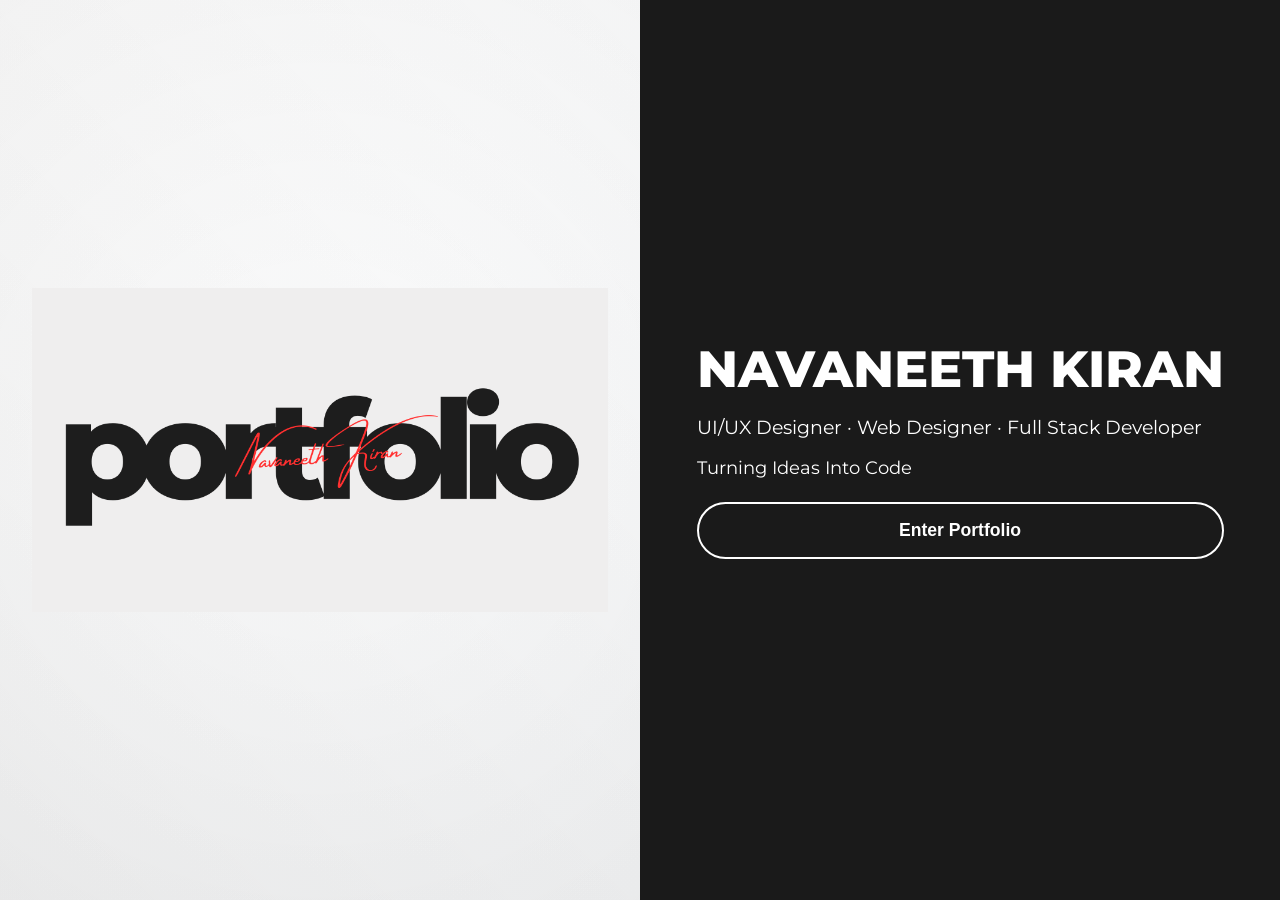
<file: index.html>
<!doctype html>
<html lang="en">
<head>
  <meta charset="utf-8" />
  <meta name="viewport" content="width=device-width,initial-scale=1" />
  <title>Navaneeth Kiran — Portfolio</title>
  <link href="https://fonts.googleapis.com/css2?family=Montserrat:wght@400;600;800&display=swap" rel="stylesheet">
  <link rel="stylesheet" href="https://cdnjs.cloudflare.com/ajax/libs/font-awesome/6.4.2/css/all.min.css">
  <link rel="stylesheet" href="style.css">
    <link rel="stylesheet" href="transitions.css">

</head>
<body class="light">

  <!-- Animated Intro -->
  <div id="intro" class="intro-split">
    <div class="split left">
      <div class="intro-image-container">
        <img src="profile.png" alt="Portrait" class="intro-portrait">
      </div>
    </div>
    <div class="split right">
      <div class="intro-content">
        <h1 class="intro-name">NAVANEETH KIRAN</h1>
        <p class="intro-tag">UI/UX Designer · Web Designer · Full Stack Developer</p>
        <p class="intro-subtag">Turning Ideas Into Code</p>
        <button id="enterBtn" class="enter-btn">Enter Portfolio</button>
      </div>
    </div>
  </div>

  <!-- Main site -->
  <div id="site" class="site hidden">
    <header class="site-header">
      <div class="container header-row">
        <a class="logo" >NAVANEETH KIRAN</a>
        <div class="header-controls">
          <button id="themeToggle" class="theme-toggle">🌓</button>
          <button id="menuToggle" class="menu-toggle">☰</button>
        </div>
        <nav class="nav">
          <div class="nav-list">
            <a href="#about">About</a>
            <a href="#skills">Skills</a>
            <a href="#projects">Projects</a>
            <a href="#timeline">Timeline</a>
            <a href="#contact">Contact</a>
          </div>
        </nav>
      </div>
    </header>

    <main id="mainContent">
      <section id="hero" class="hero section">
        <div class="container">
          <h2>Building Interactive & Minimal Web Experiences</h2>
        </div>
      </section>

      <section id="about" class="section reveal">
        <div class="container">
          <h2>About</h2>
          <p>I’m Navaneeth Kiran, a UI/UX designer and full stack developer driven by creativity and precision.  
          I design intuitive, user-centered interfaces that focus on clarity and interaction.  
          I build responsive, high-performance websites that blend art with logic.</p>
        </div>
      </section>

      <section id="skills" class="section bg-contrast reveal">
        <div class="container">
          <h2>Skills</h2>
          <div class="grid-4">
            <div class="card">
              <h3>Front-End</h3>
              <p>HTML · CSS · JavaScript · React.js · Bootstrap · Tailwind CSS</p>
            </div>
            <div class="card">
              <h3>Back-End</h3>
              <p>Node.js · Python · MongoDB · PostgreSQL · RESTful APIs</p>
            </div>
            <div class="card">
              <h3>Design</h3>
              <p>Figma · Canva · UI/UX Design · WordPress</p>
            </div>
            <div class="card">
              <h3>Tools</h3>
              <p>VS Code · Git · GitHub · Firebase · Vercel</p>
            </div>
          </div>
        </div>
      </section>

      <!-- Project Cards -->
      <section id="projects" class="section reveal">
        <div class="container">
          <h2>Projects</h2>
          <div class="grid-3">
            <a href="ascarpath.html" class="project-card page-link">
              <img src="ascar.png" alt="Ascarpath">
              <h3>AscarPath</h3>
            </a>
            <a href="stockticker.html" class="project-card page-link">
              <img src="stockticker.png" alt="Real-Time Stock Ticker">
              <h3>Real-Time Stock Ticker</h3>
            </a>
            <a href="grammarbase.html" class="project-card page-link">
              <img src="grammarbase.png" alt="GrammarBase">
              <h3>GrammarBase</h3>
            </a>
            <a href="yaar.html" class="project-card page-link">
              <img src="yaar.png" alt="Yaar">
              <h3>Yaar</h3>
            </a>
            <a href="resumechecker.html" class="project-card page-link">
              <img src="resumechecker.png" alt="Resume Checker">
              <h3>Resume Checker</h3>
            </a>
          </div>
        </div>
      </section>

      <!-- Timeline -->
      <section id="timeline" class="section bg-contrast reveal">
        <div class="container">
          <h2>Timeline</h2>
          <div class="timeline-wrapper">
            <div class="timeline-item left reveal">
              <div class="timeline-content">
                <h3>2022</h3>
                <p>Started my journey in web development — HTML, CSS, and design fundamentals.</p>
              </div>
            </div>
            <div class="timeline-item right reveal">
              <div class="timeline-content">
                <h3>2023</h3>
                <p>Explored JavaScript, React.js, and UI/UX design — built creative prototypes.</p>
              </div>
            </div>
            <div class="timeline-item left reveal">
              <div class="timeline-content">
                <h3>2024</h3>
                <p>Developed <strong>AscarPath</strong> — an AI-based acoustic recognition system.</p>
              </div>
            </div>
            <div class="timeline-item right reveal">
              <div class="timeline-content">
                <h3>2025</h3>
                <p>Created <strong>Real-Time Stock Ticker</strong> and launched my portfolio website.</p>
              </div>
            </div>
          </div>
        </div>
      </section>

      <section id="contact" class="section reveal">
        <div class="container contact">
          <div>
            <h2>Contact</h2>
            <p>Email: <a href="mailto:nk.designuniverse@gmail.com">nk.designuniverse@gmail.com</a></p>
            <p>Let’s collaborate or discuss new ideas — feel free to reach out anytime!</p>
          </div>
          <div class="socials">
            <a href="https://www.linkedin.com/in/navaneeth-kiran/" class="social-link" aria-label="LinkedIn">
              <i class="fab fa-linkedin"></i>
            </a>
            <a href="https://wa.me/918754780689" class="social-link" aria-label="WhatsApp">
              <i class="fab fa-whatsapp"></i>
            </a>
            <a href="https://www.facebook.com/profile.php?id=61577814411688" class="social-link" aria-label="Facebook">
              <i class="fab fa-facebook"></i>
            </a>
            <a href="https://www.instagram.com/d.e.s.i.g.n.universe/" class="social-link" aria-label="Instagram">
              <i class="fab fa-instagram"></i>
            </a>
            <!-- <a href="https://twitter.com/" class="social-link" aria-label="Twitter">
              <i class="fab fa-twitter"></i> -->
            </a>
            <a href="https://github.com/nk333-kiran" class="social-link" aria-label="GitHub">
              <i class="fab fa-github"></i>
            </a>
          </div>
        </div>
      </section>
    </main>

    <footer class="site-footer">
      <div class="container">
        <p>© <span id="yearFoot"></span> Navaneeth Kiran</p>
      </div>
    </footer>
  </div>

  <script src="script.js"></script>
</body>
</html>
</file>
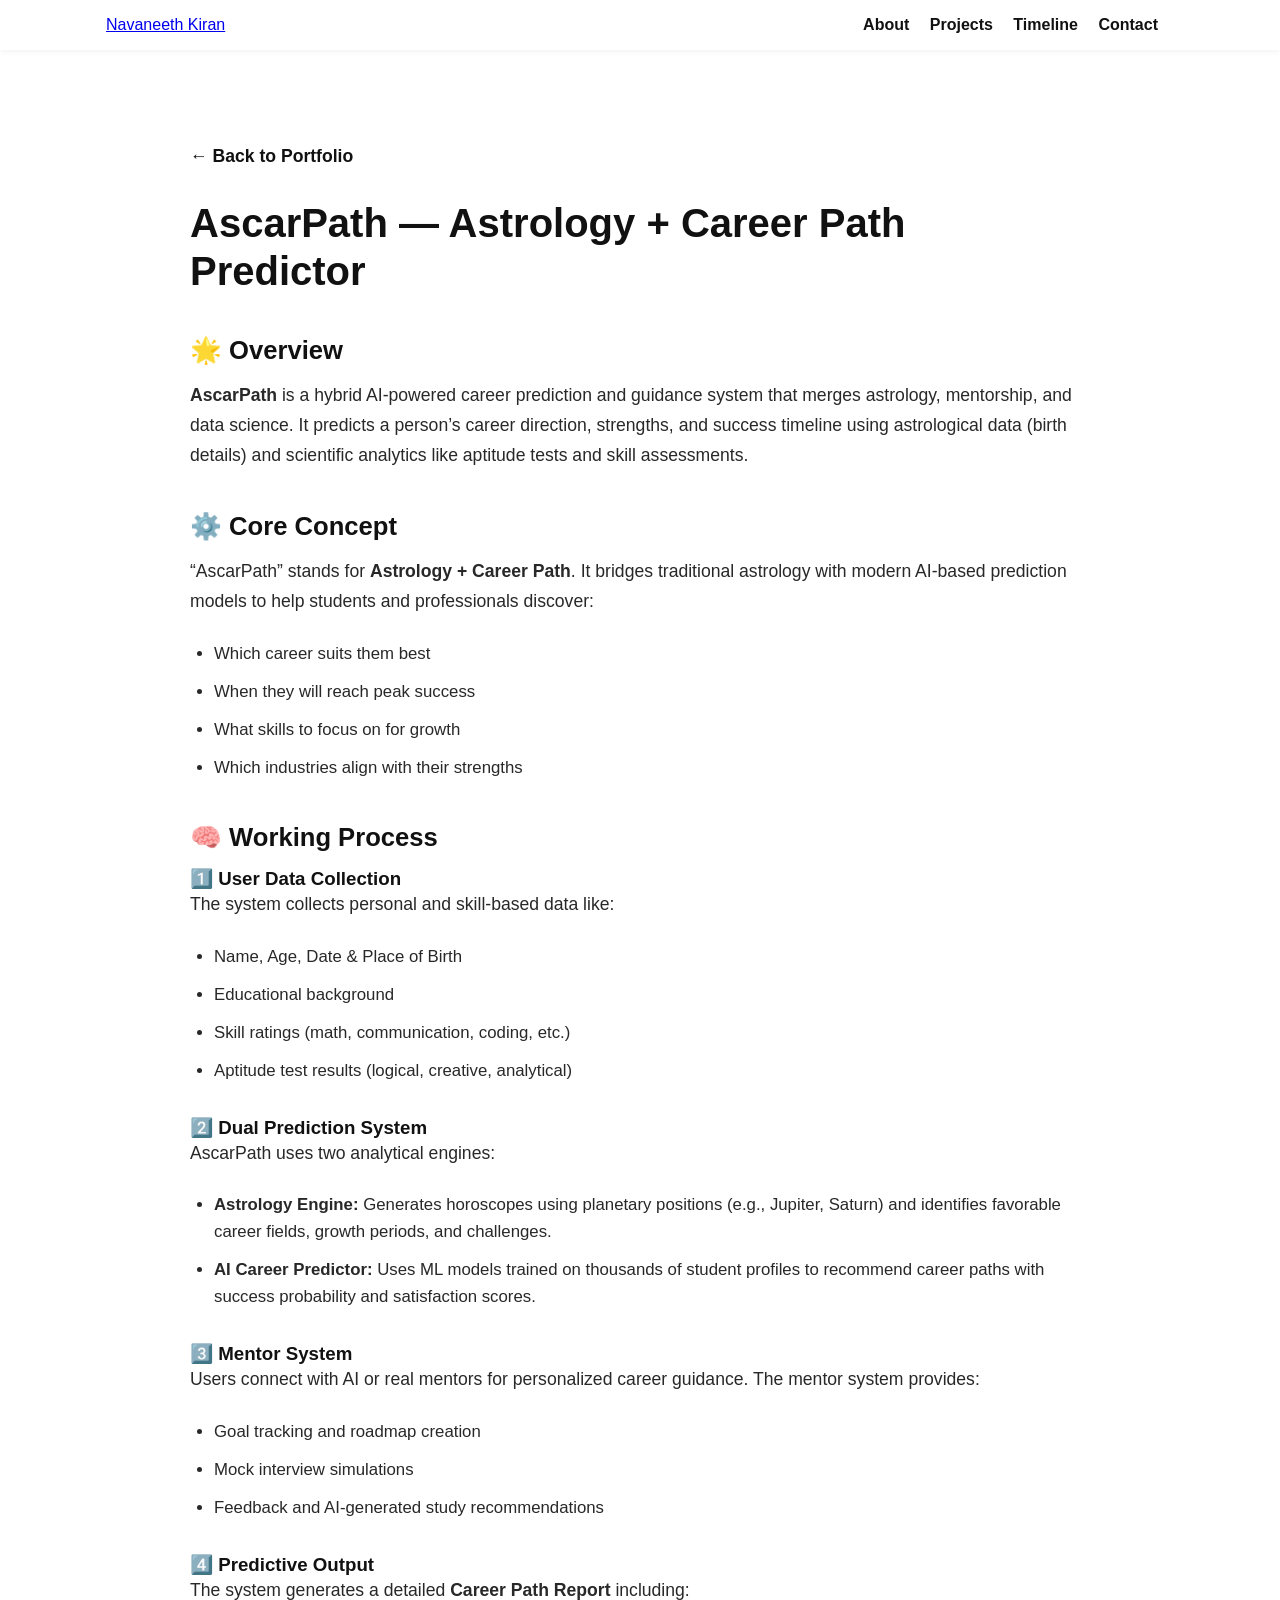
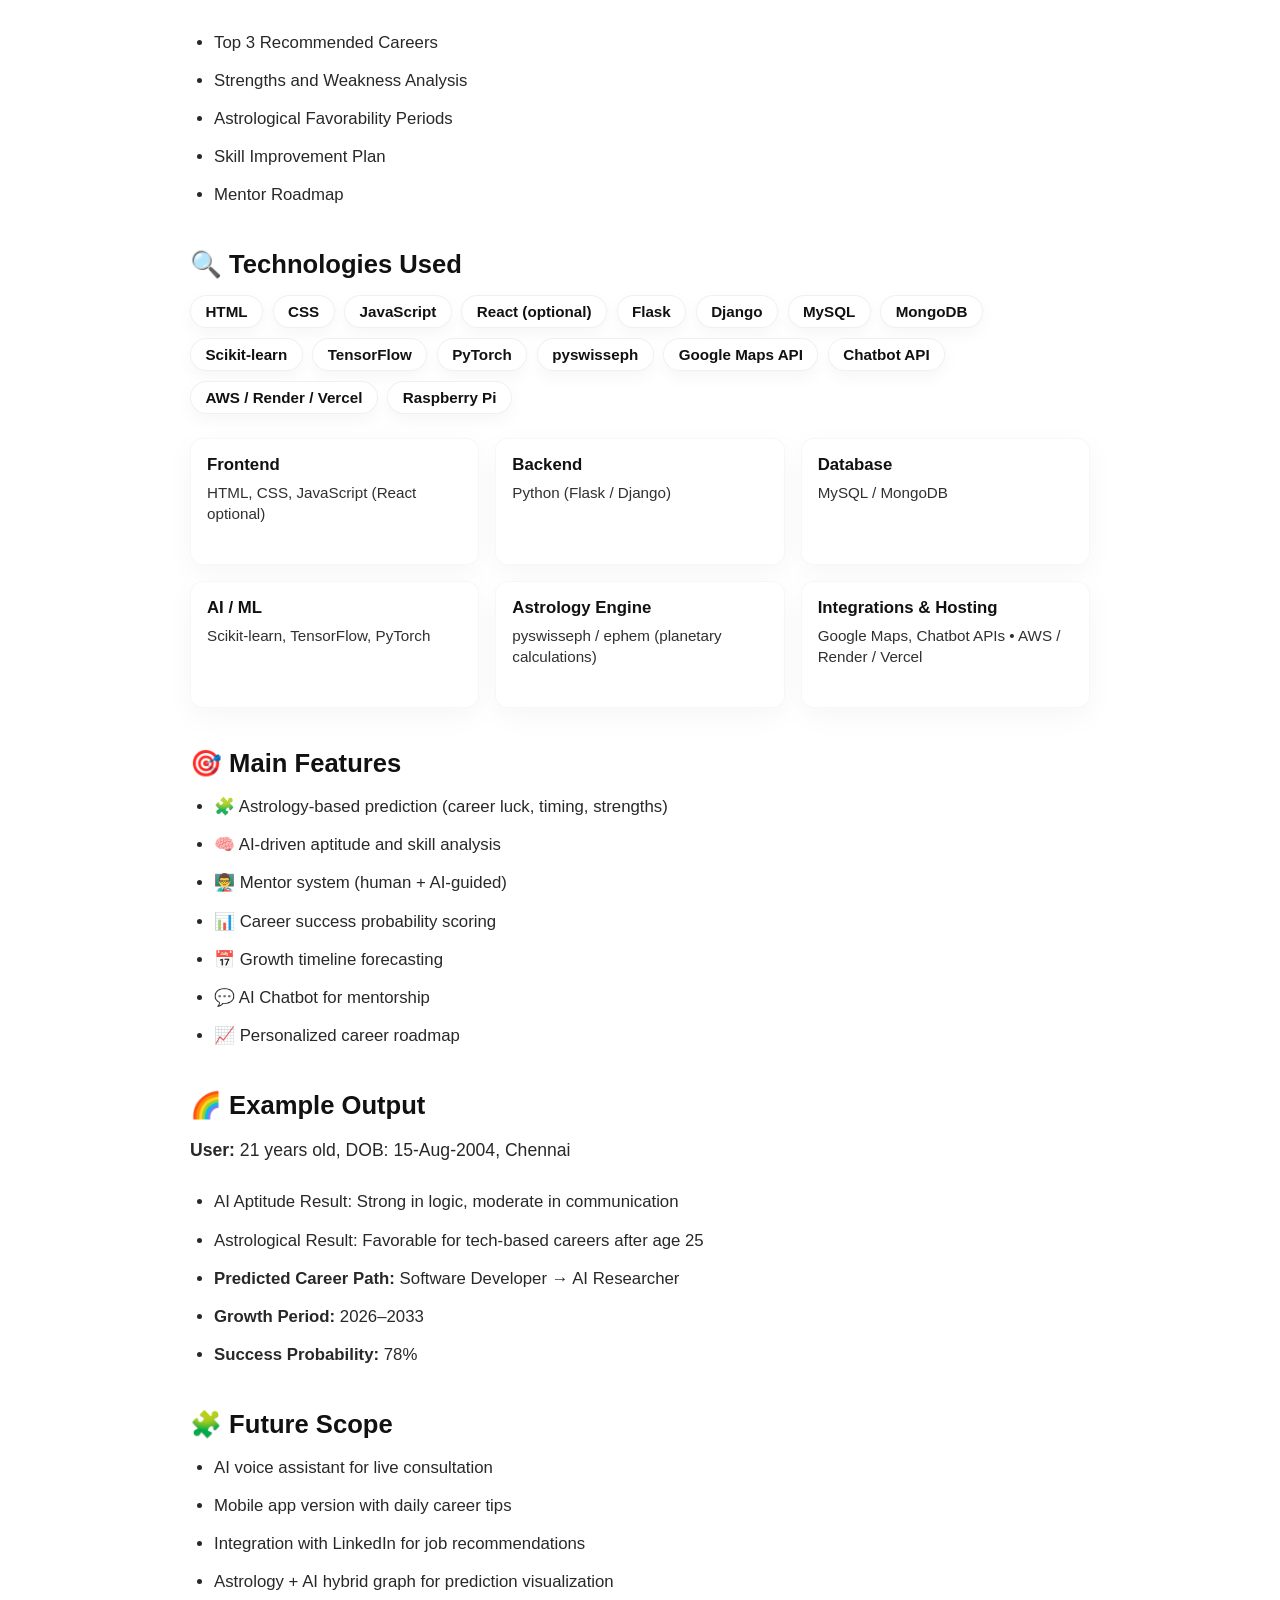
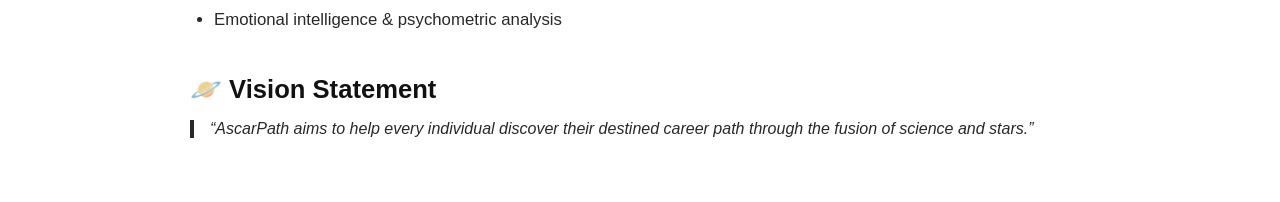
<file: ascarpath.html>
<!DOCTYPE html>
<html lang="en">
<head>
  <meta charset="UTF-8">
  <meta name="viewport" content="width=device-width, initial-scale=1.0">
  <title>AscarPath — Astrology + Career Path Predictor</title>
  <link rel="stylesheet" href="style.css">
  <link rel="stylesheet" href="transitions.css">
</head>
<body class="light page-transition">
  <header class="site-header">
    <div class="container">
      <div class="header-row">
        <a href="index.html" class="logo">Navaneeth Kiran</a>
        <button class="menu-toggle">☰</button>
        <nav class="nav">
          <a href="index.html#about">About</a>
          <a href="index.html#projects">Projects</a>
          <a href="index.html#timeline">Timeline</a>
          <a href="index.html#contact">Contact</a>
        </nav>
      </div>
    </div>
  </header>

  <div class="project-detail container fade-in">
    <a href="index.html" class="back-link">← Back to Portfolio</a>

    <h1>AscarPath — Astrology + Career Path Predictor</h1>
    <!-- <img src="assets/ascarpath.jpg" alt="AscarPath Screenshot" class="project-hero"> -->

    <h2>🌟 Overview</h2>
    <p><strong>AscarPath</strong> is a hybrid AI-powered career prediction and guidance system that merges astrology, mentorship, and data science. It predicts a person’s career direction, strengths, and success timeline using astrological data (birth details) and scientific analytics like aptitude tests and skill assessments.</p>

    <h2>⚙️ Core Concept</h2>
    <p>“AscarPath” stands for <strong>Astrology + Career Path</strong>. It bridges traditional astrology with modern AI-based prediction models to help students and professionals discover:</p>
    <ul>
      <li>Which career suits them best</li>
      <li>When they will reach peak success</li>
      <li>What skills to focus on for growth</li>
      <li>Which industries align with their strengths</li>
    </ul>

    <h2>🧠 Working Process</h2>
    <h3>1️⃣ User Data Collection</h3>
    <p>The system collects personal and skill-based data like:</p>
    <ul>
      <li>Name, Age, Date & Place of Birth</li>
      <li>Educational background</li>
      <li>Skill ratings (math, communication, coding, etc.)</li>
      <li>Aptitude test results (logical, creative, analytical)</li>
    </ul>

    <h3>2️⃣ Dual Prediction System</h3>
    <p>AscarPath uses two analytical engines:</p>
    <ul>
      <li><strong>Astrology Engine:</strong> Generates horoscopes using planetary positions (e.g., Jupiter, Saturn) and identifies favorable career fields, growth periods, and challenges.</li>
      <li><strong>AI Career Predictor:</strong> Uses ML models trained on thousands of student profiles to recommend career paths with success probability and satisfaction scores.</li>
    </ul>

    <h3>3️⃣ Mentor System</h3>
    <p>Users connect with AI or real mentors for personalized career guidance. The mentor system provides:</p>
    <ul>
      <li>Goal tracking and roadmap creation</li>
      <li>Mock interview simulations</li>
      <li>Feedback and AI-generated study recommendations</li>
    </ul>

    <h3>4️⃣ Predictive Output</h3>
    <p>The system generates a detailed <strong>Career Path Report</strong> including:</p>
    <ul>
      <li>Top 3 Recommended Careers</li>
      <li>Strengths and Weakness Analysis</li>
      <li>Astrological Favorability Periods</li>
      <li>Skill Improvement Plan</li>
      <li>Mentor Roadmap</li>
    </ul>

    <h2>🔍 Technologies Used</h2>
    <!-- Badge / button style tech stack -->
    <div class="tech-stack" aria-label="Tech badges">
      <button class="tech-badge">HTML</button>
      <button class="tech-badge">CSS</button>
      <button class="tech-badge">JavaScript</button>
      <button class="tech-badge">React (optional)</button>
      <button class="tech-badge">Flask</button>
      <button class="tech-badge">Django</button>
      <button class="tech-badge">MySQL</button>
      <button class="tech-badge">MongoDB</button>
      <button class="tech-badge">Scikit-learn</button>
      <button class="tech-badge">TensorFlow</button>
      <button class="tech-badge">PyTorch</button>
      <button class="tech-badge">pyswisseph</button>
      <button class="tech-badge">Google Maps API</button>
      <button class="tech-badge">Chatbot API</button>
      <button class="tech-badge">AWS / Render / Vercel</button>
      <button class="tech-badge">Raspberry Pi</button>
    </div>

    <!-- Optional card view summarizing components (responsive) -->
    <div class="tech-cards">
      <div class="tech-card">
        <h3>Frontend</h3>
        <p>HTML, CSS, JavaScript (React optional)</p>
      </div>
      <div class="tech-card">
        <h3>Backend</h3>
        <p>Python (Flask / Django)</p>
      </div>
      <div class="tech-card">
        <h3>Database</h3>
        <p>MySQL / MongoDB</p>
      </div>
      <div class="tech-card">
        <h3>AI / ML</h3>
        <p>Scikit-learn, TensorFlow, PyTorch</p>
      </div>
      <div class="tech-card">
        <h3>Astrology Engine</h3>
        <p>pyswisseph / ephem (planetary calculations)</p>
      </div>
      <div class="tech-card">
        <h3>Integrations & Hosting</h3>
        <p>Google Maps, Chatbot APIs • AWS / Render / Vercel</p>
      </div>
    </div>

    <h2>🎯 Main Features</h2>
    <ul>
      <li>🧩 Astrology-based prediction (career luck, timing, strengths)</li>
      <li>🧠 AI-driven aptitude and skill analysis</li>
      <li>👨‍🏫 Mentor system (human + AI-guided)</li>
      <li>📊 Career success probability scoring</li>
      <li>📅 Growth timeline forecasting</li>
      <li>💬 AI Chatbot for mentorship</li>
      <li>📈 Personalized career roadmap</li>
    </ul>

    <h2>🌈 Example Output</h2>
    <p><strong>User:</strong> 21 years old, DOB: 15-Aug-2004, Chennai</p>
    <ul>
      <li>AI Aptitude Result: Strong in logic, moderate in communication</li>
      <li>Astrological Result: Favorable for tech-based careers after age 25</li>
      <li><strong>Predicted Career Path:</strong> Software Developer → AI Researcher</li>
      <li><strong>Growth Period:</strong> 2026–2033</li>
      <li><strong>Success Probability:</strong> 78%</li>
    </ul>

    <h2>🧩 Future Scope</h2>
    <ul>
      <li>AI voice assistant for live consultation</li>
      <li>Mobile app version with daily career tips</li>
      <li>Integration with LinkedIn for job recommendations</li>
      <li>Astrology + AI hybrid graph for prediction visualization</li>
      <li>Emotional intelligence & psychometric analysis</li>
    </ul>

    <h2>🪐 Vision Statement</h2>
    <blockquote>
      “AscarPath aims to help every individual discover their destined career path through the fusion of science and stars.”
    </blockquote>

  </div>

  <script src="script.js"></script>
</body>
</html>
</file>
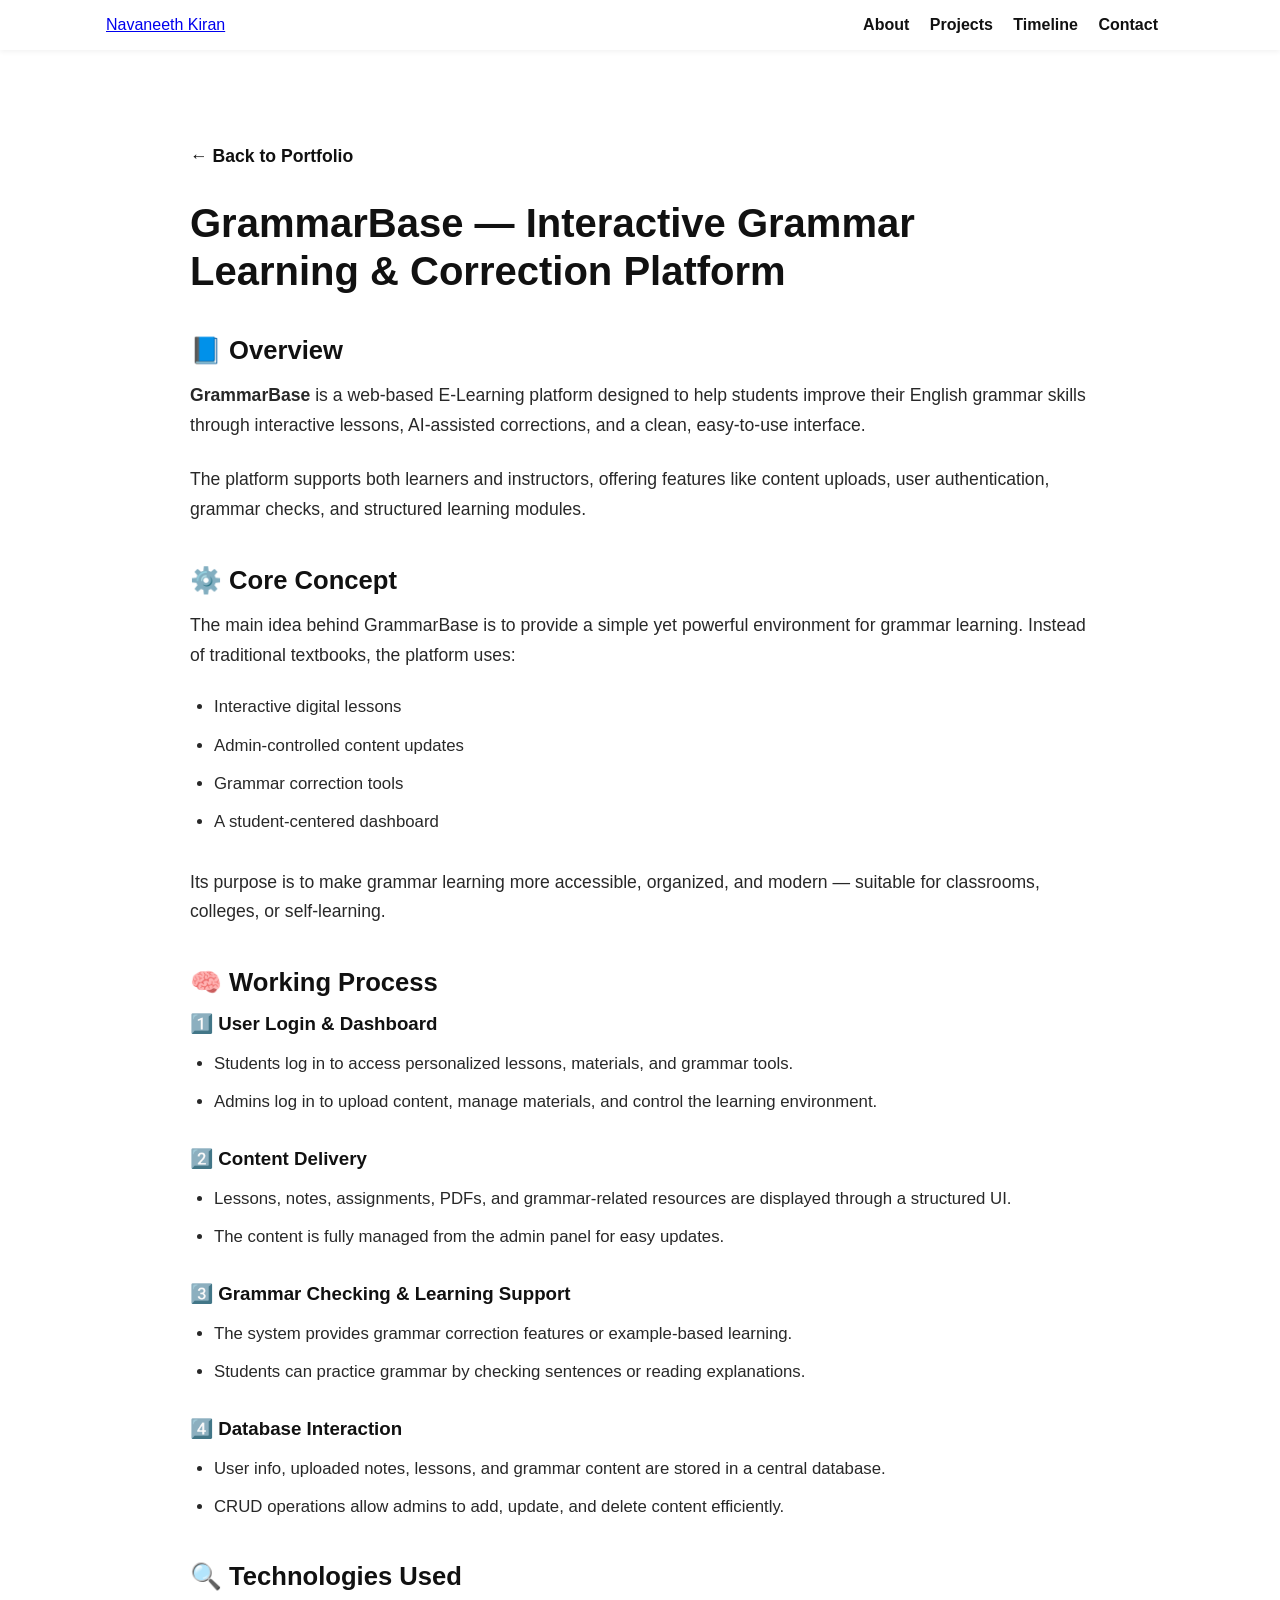
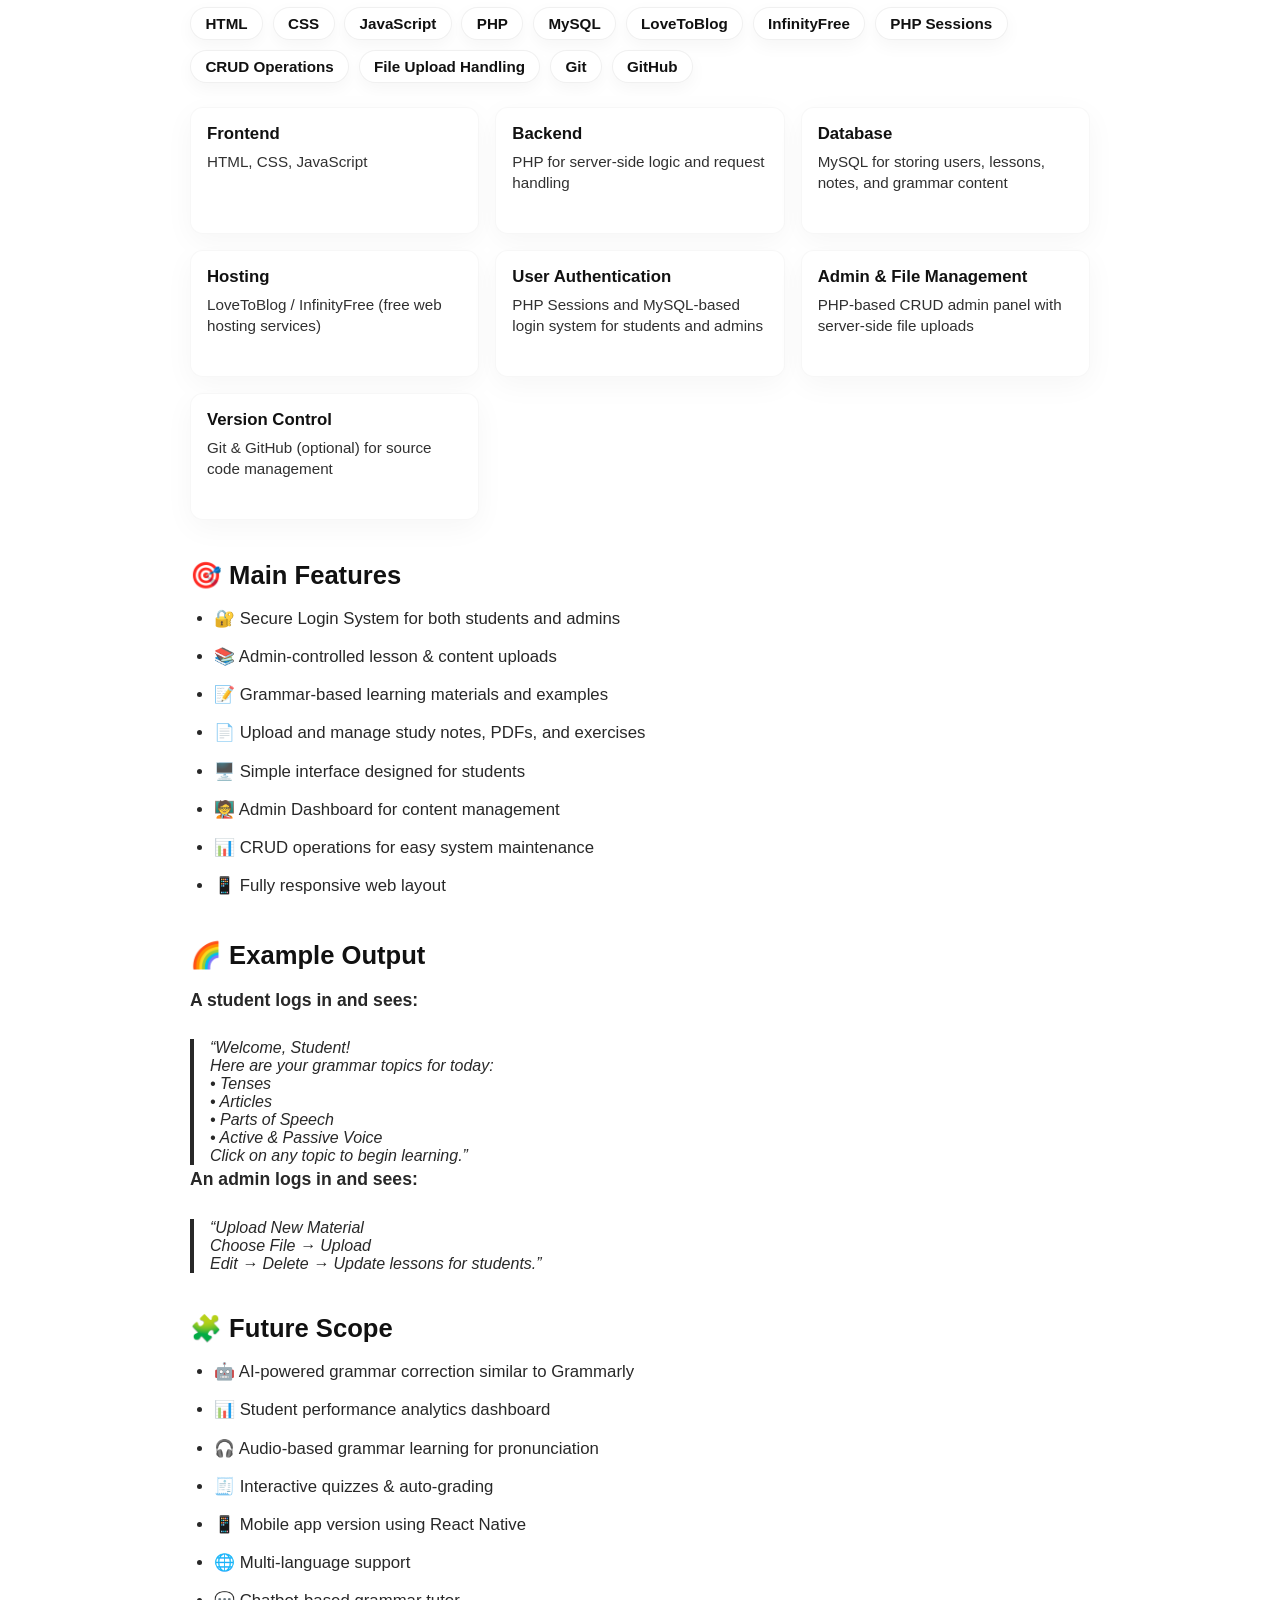
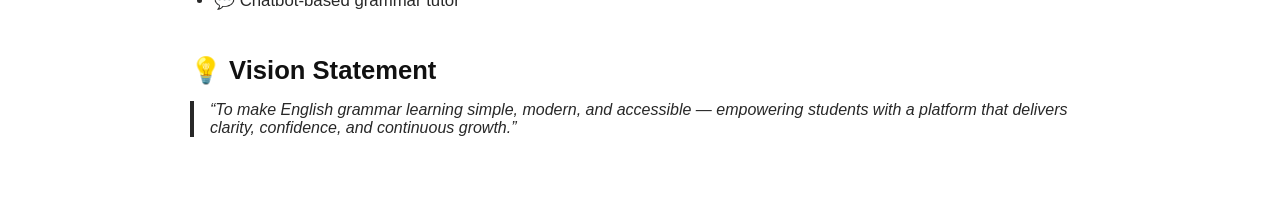
<file: grammarbase.html>
<!DOCTYPE html>
<html lang="en">
<head>
  <meta charset="UTF-8">
  <meta name="viewport" content="width=device-width, initial-scale=1.0">
  <title>GrammarBase — Interactive Grammar Learning & Correction Platform</title>
  <link rel="stylesheet" href="style.css">
  <link rel="stylesheet" href="transitions.css">
</head>
<body class="light page-transition">
  <header class="site-header">
    <div class="container">
      <div class="header-row">
        <a href="index.html" class="logo">Navaneeth Kiran</a>
        <button class="menu-toggle">☰</button>
        <nav class="nav">
          <a href="index.html#about">About</a>
          <a href="index.html#projects">Projects</a>
          <a href="index.html#timeline">Timeline</a>
          <a href="index.html#contact">Contact</a>
        </nav>
      </div>
    </div>
  </header>

  <div class="project-detail container fade-in">
    <a href="index.html" class="back-link">← Back to Portfolio</a>

    <h1>GrammarBase — Interactive Grammar Learning & Correction Platform</h1>
    <!-- <img src="assets/grammarbase.jpg" alt="GrammarBase Screenshot" class="project-hero"> -->

    <h2>📘 Overview</h2>
    <p>
      <strong>GrammarBase</strong> is a web-based E-Learning platform designed to help students improve their English grammar skills
      through interactive lessons, AI-assisted corrections, and a clean, easy-to-use interface.
    </p>
    <p>
      The platform supports both learners and instructors, offering features like content uploads, user authentication,
      grammar checks, and structured learning modules.
    </p>

    <h2>⚙️ Core Concept</h2>
    <p>
      The main idea behind GrammarBase is to provide a simple yet powerful environment for grammar learning. Instead of
      traditional textbooks, the platform uses:
    </p>
    <ul>
      <li>Interactive digital lessons</li>
      <li>Admin-controlled content updates</li>
      <li>Grammar correction tools</li>
      <li>A student-centered dashboard</li>
    </ul>
    <p>
      Its purpose is to make grammar learning more accessible, organized, and modern — suitable for classrooms,
      colleges, or self-learning.
    </p>

    <h2>🧠 Working Process</h2>

    <h3>1️⃣ User Login & Dashboard</h3>
    <ul>
      <li>Students log in to access personalized lessons, materials, and grammar tools.</li>
      <li>Admins log in to upload content, manage materials, and control the learning environment.</li>
    </ul>

    <h3>2️⃣ Content Delivery</h3>
    <ul>
      <li>Lessons, notes, assignments, PDFs, and grammar-related resources are displayed through a structured UI.</li>
      <li>The content is fully managed from the admin panel for easy updates.</li>
    </ul>

    <h3>3️⃣ Grammar Checking & Learning Support</h3>
    <ul>
      <li>The system provides grammar correction features or example-based learning.</li>
      <li>Students can practice grammar by checking sentences or reading explanations.</li>
    </ul>

    <h3>4️⃣ Database Interaction</h3>
    <ul>
      <li>User info, uploaded notes, lessons, and grammar content are stored in a central database.</li>
      <li>CRUD operations allow admins to add, update, and delete content efficiently.</li>
    </ul>

    <h2>🔍 Technologies Used</h2>

    <!-- Badge / button style tech stack -->
    <div class="tech-stack" aria-label="Tech badges">
      <button class="tech-badge">HTML</button>
      <button class="tech-badge">CSS</button>
      <button class="tech-badge">JavaScript</button>
      <button class="tech-badge">PHP</button>
      <button class="tech-badge">MySQL</button>
      <button class="tech-badge">LoveToBlog</button>
      <button class="tech-badge">InfinityFree</button>
      <button class="tech-badge">PHP Sessions</button>
      <button class="tech-badge">CRUD Operations</button>
      <button class="tech-badge">File Upload Handling</button>
      <button class="tech-badge">Git</button>
      <button class="tech-badge">GitHub</button>
    </div>

    <!-- Optional card view summarizing components (responsive) -->
    <div class="tech-cards">
      <div class="tech-card">
        <h3>Frontend</h3>
        <p>HTML, CSS, JavaScript</p>
      </div>
      <div class="tech-card">
        <h3>Backend</h3>
        <p>PHP for server-side logic and request handling</p>
      </div>
      <div class="tech-card">
        <h3>Database</h3>
        <p>MySQL for storing users, lessons, notes, and grammar content</p>
      </div>
      <div class="tech-card">
        <h3>Hosting</h3>
        <p>LoveToBlog / InfinityFree (free web hosting services)</p>
      </div>
      <div class="tech-card">
        <h3>User Authentication</h3>
        <p>PHP Sessions and MySQL-based login system for students and admins</p>
      </div>
      <div class="tech-card">
        <h3>Admin & File Management</h3>
        <p>PHP-based CRUD admin panel with server-side file uploads</p>
      </div>
      <div class="tech-card">
        <h3>Version Control</h3>
        <p>Git & GitHub (optional) for source code management</p>
      </div>
    </div>

    <h2>🎯 Main Features</h2>
    <ul>
      <li>🔐 Secure Login System for both students and admins</li>
      <li>📚 Admin-controlled lesson & content uploads</li>
      <li>📝 Grammar-based learning materials and examples</li>
      <li>📄 Upload and manage study notes, PDFs, and exercises</li>
      <li>🖥️ Simple interface designed for students</li>
      <li>🧑‍🏫 Admin Dashboard for content management</li>
      <li>📊 CRUD operations for easy system maintenance</li>
      <li>📱 Fully responsive web layout</li>
    </ul>

    <h2>🌈 Example Output</h2>
    <p><strong>A student logs in and sees:</strong></p>
    <blockquote>
      “Welcome, Student!<br>
      Here are your grammar topics for today:<br>
      • Tenses<br>
      • Articles<br>
      • Parts of Speech<br>
      • Active &amp; Passive Voice<br>
      Click on any topic to begin learning.”
    </blockquote>

    <p><strong>An admin logs in and sees:</strong></p>
    <blockquote>
      “Upload New Material<br>
      Choose File → Upload<br>
      Edit → Delete → Update lessons for students.”
    </blockquote>

    <h2>🧩 Future Scope</h2>
    <ul>
      <li>🤖 AI-powered grammar correction similar to Grammarly</li>
      <li>📊 Student performance analytics dashboard</li>
      <li>🎧 Audio-based grammar learning for pronunciation</li>
      <li>🧾 Interactive quizzes &amp; auto-grading</li>
      <li>📱 Mobile app version using React Native</li>
      <li>🌐 Multi-language support</li>
      <li>💬 Chatbot-based grammar tutor</li>
    </ul>

    <h2>💡 Vision Statement</h2>
    <blockquote>
      “To make English grammar learning simple, modern, and accessible — empowering students with a platform that delivers clarity, confidence, and continuous growth.”
    </blockquote>
  </div>

  <script src="script.js"></script>
</body>
</html>
</file>
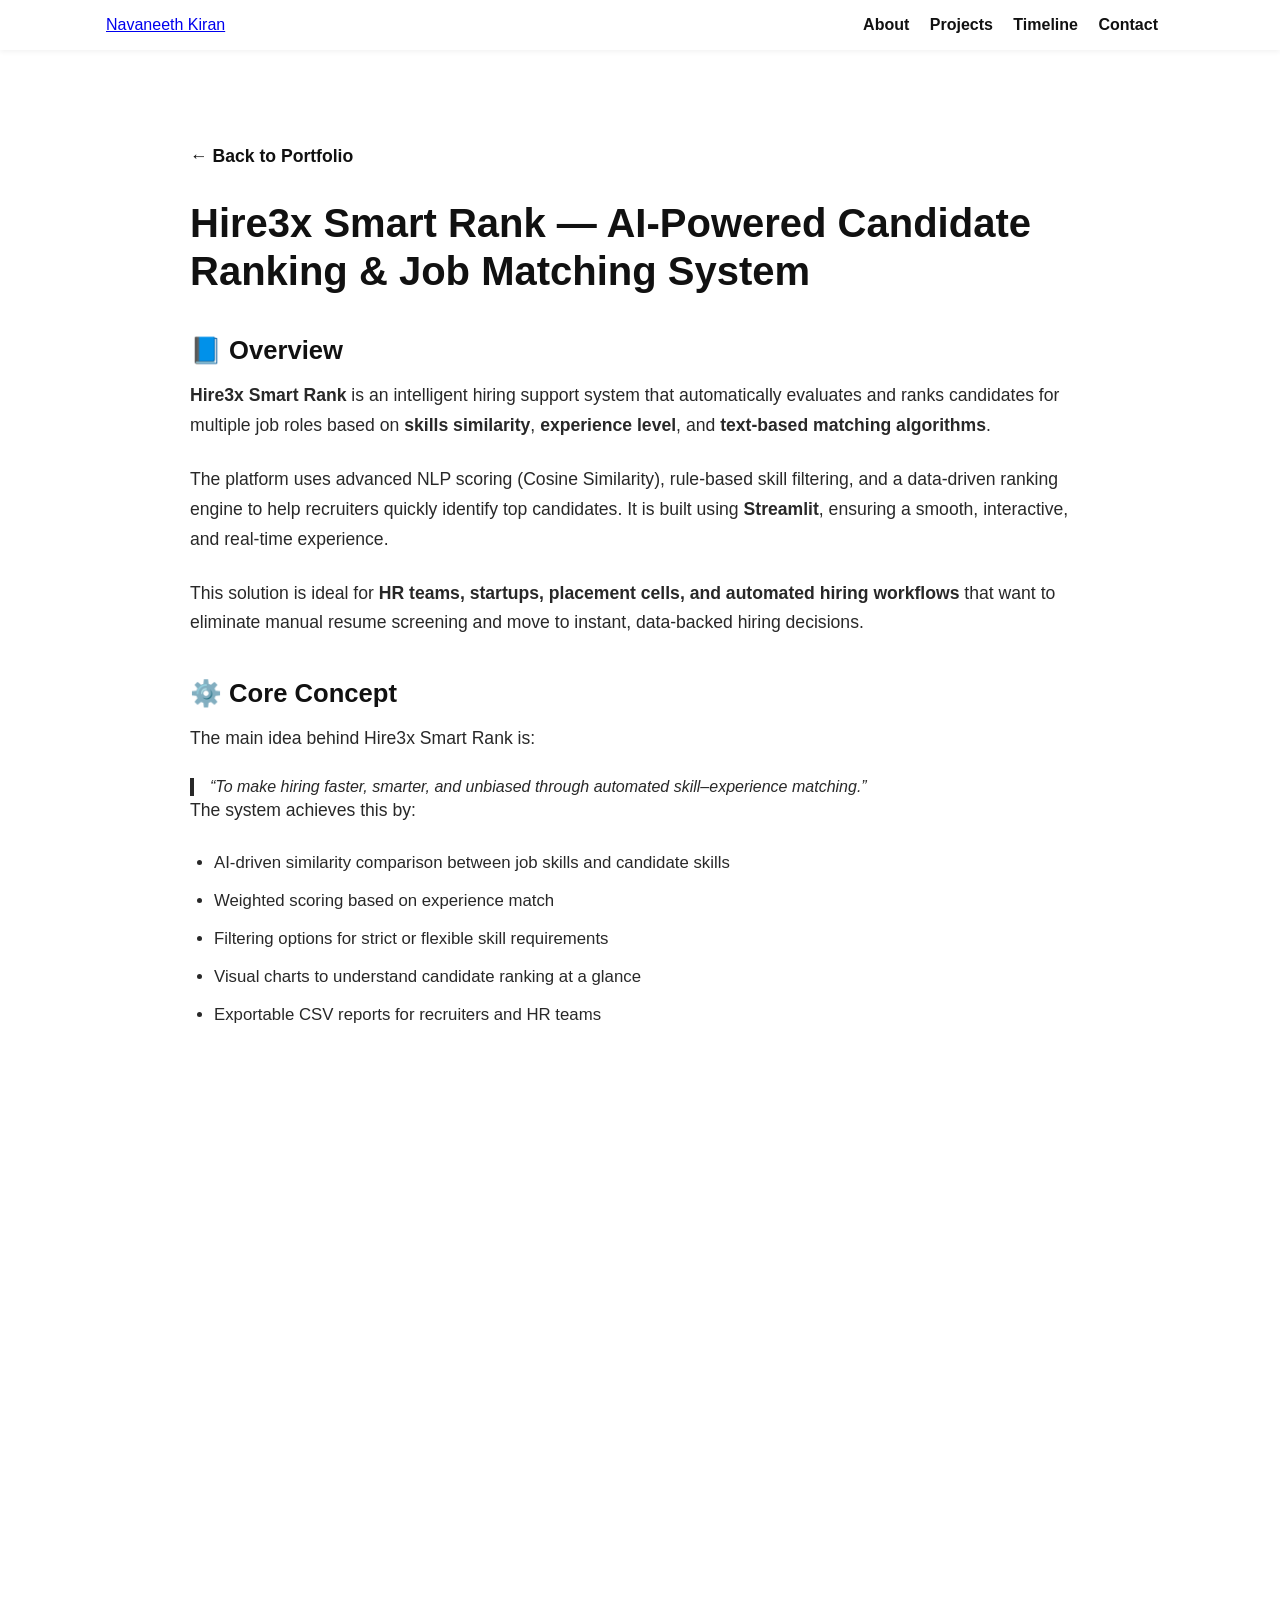
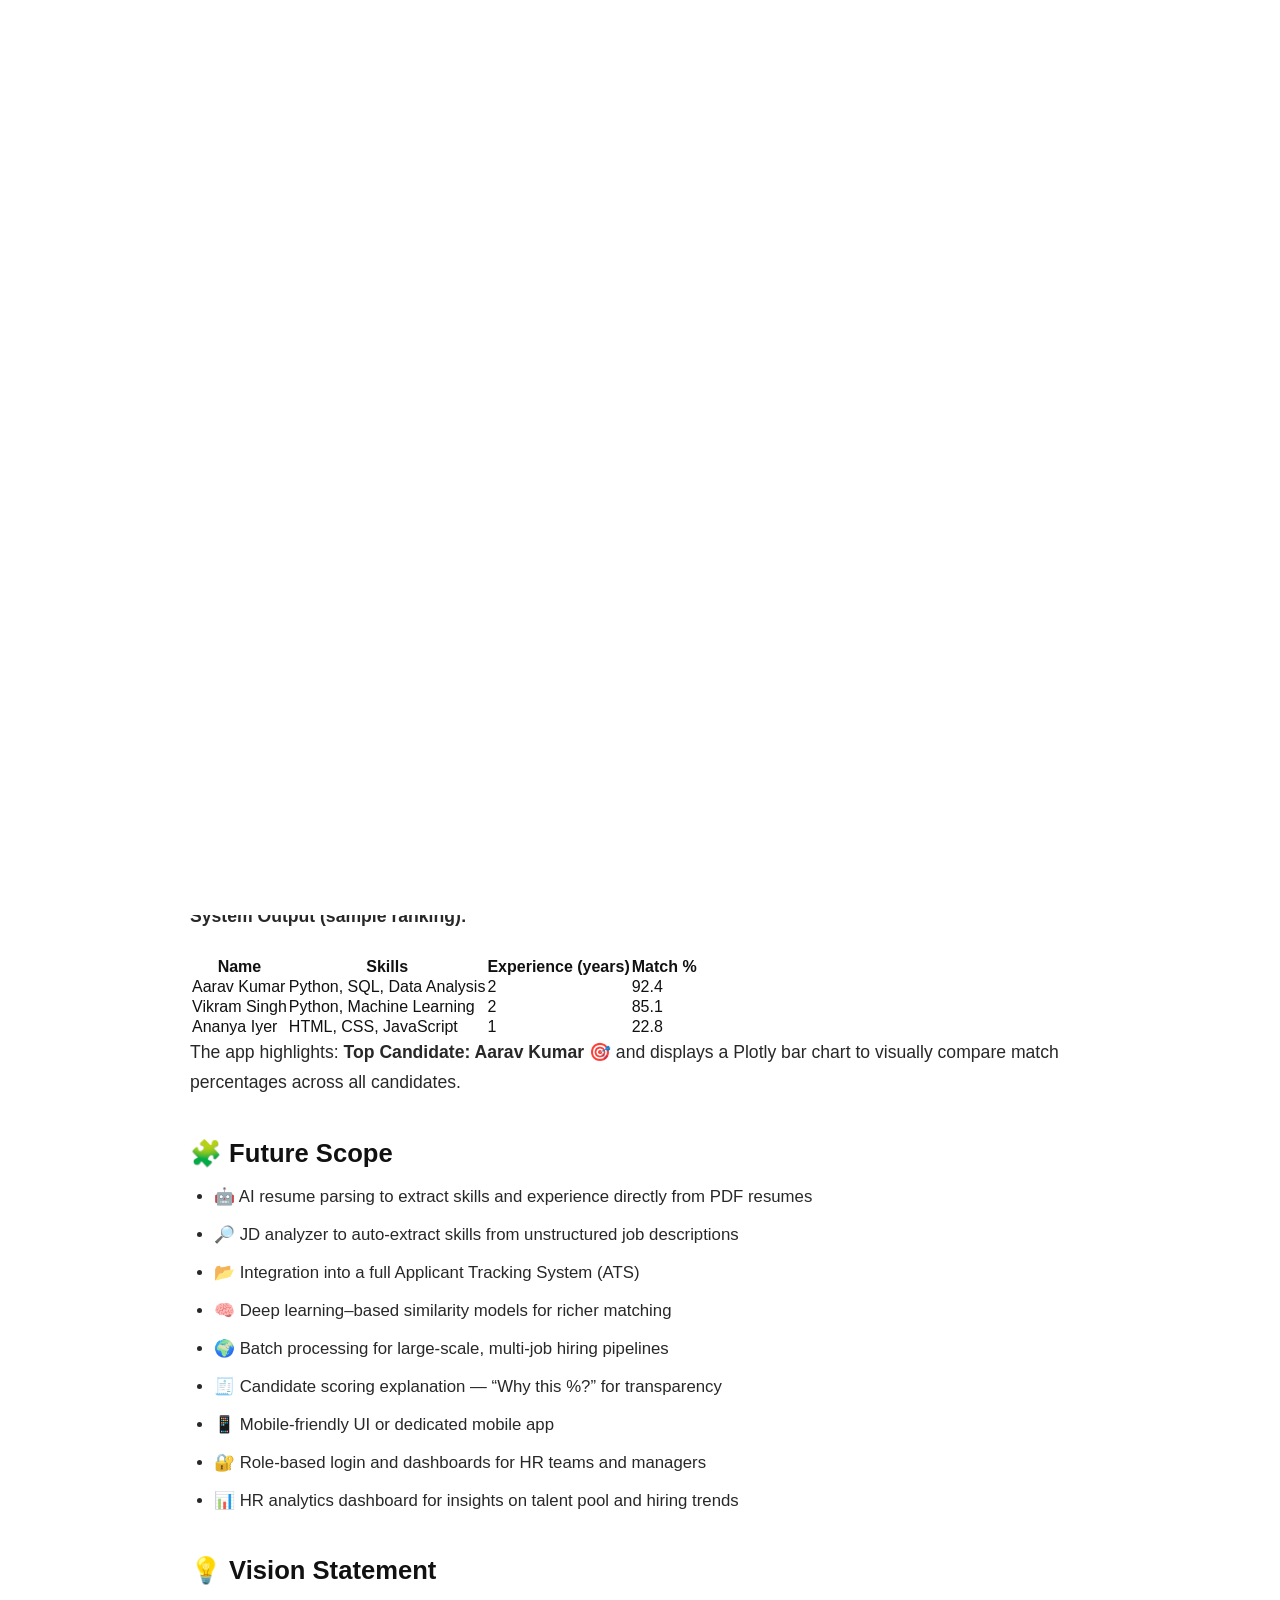
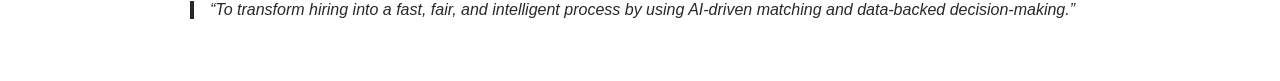
<file: resumechecker.html>
<!DOCTYPE html>
<html lang="en">
<head>
  <meta charset="UTF-8">
  <meta name="viewport" content="width=device-width, initial-scale=1.0">
  <title>Hire3x Smart Rank — AI-Powered Candidate Ranking & Job Matching System</title>
  <link rel="stylesheet" href="style.css">
  <link rel="stylesheet" href="transitions.css">
</head>
<body class="light page-transition">
  <header class="site-header">
    <div class="container">
      <div class="header-row">
        <a href="index.html" class="logo">Navaneeth Kiran</a>
        <button class="menu-toggle">☰</button>
        <nav class="nav">
          <a href="index.html#about">About</a>
          <a href="index.html#projects">Projects</a>
          <a href="index.html#timeline">Timeline</a>
          <a href="index.html#contact">Contact</a>
        </nav>
      </div>
    </div>
  </header>

  <div class="project-detail container fade-in">
    <a href="index.html" class="back-link">← Back to Portfolio</a>

    <h1>Hire3x Smart Rank — AI-Powered Candidate Ranking &amp; Job Matching System</h1>
    <!-- <img src="assets/hire3x.jpg" alt="Hire3x Smart Rank Screenshot" class="project-hero"> -->

    <h2>📘 Overview</h2>
    <p>
      <strong>Hire3x Smart Rank</strong> is an intelligent hiring support system that automatically evaluates and ranks
      candidates for multiple job roles based on <strong>skills similarity</strong>, <strong>experience level</strong>,
      and <strong>text-based matching algorithms</strong>.
    </p>
    <p>
      The platform uses advanced NLP scoring (Cosine Similarity), rule-based skill filtering, and a data-driven ranking
      engine to help recruiters quickly identify top candidates. It is built using <strong>Streamlit</strong>, ensuring
      a smooth, interactive, and real-time experience.
    </p>
    <p>
      This solution is ideal for <strong>HR teams, startups, placement cells, and automated hiring workflows</strong>
      that want to eliminate manual resume screening and move to instant, data-backed hiring decisions.
    </p>

    <h2>⚙️ Core Concept</h2>
    <p>
      The main idea behind Hire3x Smart Rank is:
    </p>
    <blockquote>
      “To make hiring faster, smarter, and unbiased through automated skill–experience matching.”
    </blockquote>
    <p>
      The system achieves this by:
    </p>
    <ul>
      <li>AI-driven similarity comparison between job skills and candidate skills</li>
      <li>Weighted scoring based on experience match</li>
      <li>Filtering options for strict or flexible skill requirements</li>
      <li>Visual charts to understand candidate ranking at a glance</li>
      <li>Exportable CSV reports for recruiters and HR teams</li>
    </ul>
    <p>
      The goal is to reduce manual effort and bring consistency, transparency, and intelligence into the hiring process.
    </p>

    <h2>🧠 Working Process</h2>

    <h3>1️⃣ Upload Job Requirements</h3>
    <ul>
      <li>Recruiters upload a <strong>Job CSV</strong> with the following columns:</li>
      <ul>
        <li><code>Job Title</code></li>
        <li><code>Required Skills</code></li>
        <li><code>Minimum Experience</code></li>
      </ul>
      <li>Example row: <code>Software Engineer | Python, Flask, SQL | 2</code></li>
    </ul>

    <h3>2️⃣ Upload Candidate Profiles</h3>
    <ul>
      <li>Recruiters upload a <strong>Candidate CSV</strong> with the following columns:</li>
      <ul>
        <li><code>Name</code></li>
        <li><code>Skills</code></li>
        <li><code>Experience</code> (numeric value in years)</li>
      </ul>
      <li>Example row: <code>Aarav Kumar | Python, SQL, Data Analysis | 2</code></li>
    </ul>

    <h3>3️⃣ Skill Filtering</h3>
    <ul>
      <li>Before ranking, the system applies a skill filter based on recruiter choice:</li>
      <ul>
        <li><strong>ANY Required Skill</strong> → Candidate must match at least one required skill</li>
        <li><strong>ALL Required Skills</strong> → Candidate must match every skill listed in the job</li>
      </ul>
      <li>This helps recruiters switch between strict and flexible matching modes.</li>
    </ul>

    <h3>4️⃣ Smart Match Calculation</h3>
    <ul>
      <li>For each candidate that passes the skill filter:</li>
      <ul>
        <li>Skills text is compared with job skills using <strong>Cosine Similarity</strong> (CountVectorizer-based).</li>
        <li>Experience is normalized against the job’s minimum experience.</li>
        <li>Final score formula: <strong>Final Match % = 70% Skills Score + 30% Experience Score</strong></li>
      </ul>
      <li>The result is a clear <strong>Match %</strong> for every candidate.</li>
    </ul>

    <h3>5️⃣ Ranking &amp; Visual Analysis</h3>
    <ul>
      <li>Candidates are sorted in descending order of <strong>Match %</strong>.</li>
      <li>Matched skills are highlighted in bold for better readability.</li>
      <li>An interactive <strong>bar chart</strong> (Plotly) shows compare-at-a-glance ranking per job.</li>
      <li>Recruiters can download the ranked list as a <strong>CSV report</strong>.</li>
    </ul>

    <h3>6️⃣ Recruiter Decision</h3>
    <ul>
      <li>The interface clearly displays:</li>
      <ul>
        <li>🎯 <strong>Top matching candidate</strong> per job</li>
        <li>📊 <strong>Full ranked candidate list</strong> with skills and experience</li>
        <li>⬇️ <strong>Download button</strong> for exporting results</li>
      </ul>
      <li>This enables fast, confident decision-making for each role.</li>
    </ul>

    <h2>🔍 Technologies Used</h2>

    <!-- Badge / button style tech stack -->
    <div class="tech-stack" aria-label="Tech badges">
      <button class="tech-badge">Python</button>
      <button class="tech-badge">Streamlit</button>
      <button class="tech-badge">Pandas</button>
      <button class="tech-badge">scikit-learn</button>
      <button class="tech-badge">CountVectorizer</button>
      <button class="tech-badge">Cosine Similarity</button>
      <button class="tech-badge">Plotly Express</button>
      <button class="tech-badge">CSV Processing</button>
      <button class="tech-badge">NLP-based Matching</button>
      <button class="tech-badge">Set-based Skill Filters</button>
      <button class="tech-badge">Streamlit Cloud (optional)</button>
      <button class="tech-badge">Git</button>
      <button class="tech-badge">GitHub</button>
    </div>

    <!-- Optional card view summarizing components (responsive) -->
    <div class="tech-cards">
      <div class="tech-card">
        <h3>UI / Framework</h3>
        <p>Streamlit for building an interactive, web-based data app.</p>
      </div>
      <div class="tech-card">
        <h3>Backend Logic</h3>
        <p>Python functions implementing ranking, filtering, and score calculation.</p>
      </div>
      <div class="tech-card">
        <h3>Data Handling</h3>
        <p>Pandas for reading CSV files, cleaning data, and generating ranked outputs.</p>
      </div>
      <div class="tech-card">
        <h3>NLP Skill Matching</h3>
        <p>scikit-learn’s <code>CountVectorizer</code> and <code>cosine_similarity</code> to compare skills text.</p>
      </div>
      <div class="tech-card">
        <h3>Visualization</h3>
        <p>Plotly Express bar charts for visualizing candidate Match % per job.</p>
      </div>
      <div class="tech-card">
        <h3>Export & Reports</h3>
        <p>CSV export of ranked candidates per job for HR team usage.</p>
      </div>
      <div class="tech-card">
        <h3>Deployment (Optional)</h3>
        <p>Streamlit Cloud / HuggingFace Spaces for online hosting and demo access.</p>
      </div>
      <div class="tech-card">
        <h3>Version Control</h3>
        <p>Git &amp; GitHub to manage source code and project versions.</p>
      </div>
    </div>

    <h2>🎯 Main Features</h2>
    <ul>
      <li>📁 Upload <strong>Job CSV</strong> and <strong>Candidate CSV</strong> directly in the app</li>
      <li>🔍 AI-powered <strong>skill matching</strong> using cosine similarity</li>
      <li>📈 Weighted scoring combining both <strong>skills</strong> and <strong>experience</strong></li>
      <li>🎯 Automatic identification of the <strong>Top Candidate</strong> per job</li>
      <li>⚡ Match candidates for <strong>multiple job roles</strong> in one go</li>
      <li>🔎 Skill filter modes — <strong>ANY</strong> or <strong>ALL</strong> required skills</li>
      <li>🖊️ Highlighted skill matches in candidate profiles for clarity</li>
      <li>📊 Interactive <strong>bar charts</strong> to visualize match percentages</li>
      <li>⬇️ One-click <strong>CSV export</strong> of ranked results</li>
      <li>🧭 Simple, fast, and recruiter-friendly interface</li>
    </ul>

    <h2>🌈 Example Output</h2>
    <p><strong>For Job: Python Developer</strong></p>
    <ul>
      <li><strong>Required Skills:</strong> Python, Flask, SQL</li>
      <li><strong>Minimum Experience:</strong> 2 years</li>
    </ul>

    <p><strong>System Output (sample ranking):</strong></p>
    <table>
      <thead>
        <tr>
          <th>Name</th>
          <th>Skills</th>
          <th>Experience (years)</th>
          <th>Match %</th>
        </tr>
      </thead>
      <tbody>
        <tr>
          <td>Aarav Kumar</td>
          <td>Python, SQL, Data Analysis</td>
          <td>2</td>
          <td>92.4</td>
        </tr>
        <tr>
          <td>Vikram Singh</td>
          <td>Python, Machine Learning</td>
          <td>2</td>
          <td>85.1</td>
        </tr>
        <tr>
          <td>Ananya Iyer</td>
          <td>HTML, CSS, JavaScript</td>
          <td>1</td>
          <td>22.8</td>
        </tr>
      </tbody>
    </table>

    <p>
      The app highlights: <strong>Top Candidate: Aarav Kumar 🎯</strong> and displays a Plotly bar chart to visually compare
      match percentages across all candidates.
    </p>

    <h2>🧩 Future Scope</h2>
    <ul>
      <li>🤖 AI resume parsing to extract skills and experience directly from PDF resumes</li>
      <li>🔎 JD analyzer to auto-extract skills from unstructured job descriptions</li>
      <li>📂 Integration into a full Applicant Tracking System (ATS)</li>
      <li>🧠 Deep learning–based similarity models for richer matching</li>
      <li>🌍 Batch processing for large-scale, multi-job hiring pipelines</li>
      <li>🧾 Candidate scoring explanation — “Why this %?” for transparency</li>
      <li>📱 Mobile-friendly UI or dedicated mobile app</li>
      <li>🔐 Role-based login and dashboards for HR teams and managers</li>
      <li>📊 HR analytics dashboard for insights on talent pool and hiring trends</li>
    </ul>

    <h2>💡 Vision Statement</h2>
    <blockquote>
      “To transform hiring into a fast, fair, and intelligent process by using AI-driven matching and data-backed decision-making.”
    </blockquote>
  </div>

  <script src="script.js"></script>
</body>
</html>
</file>
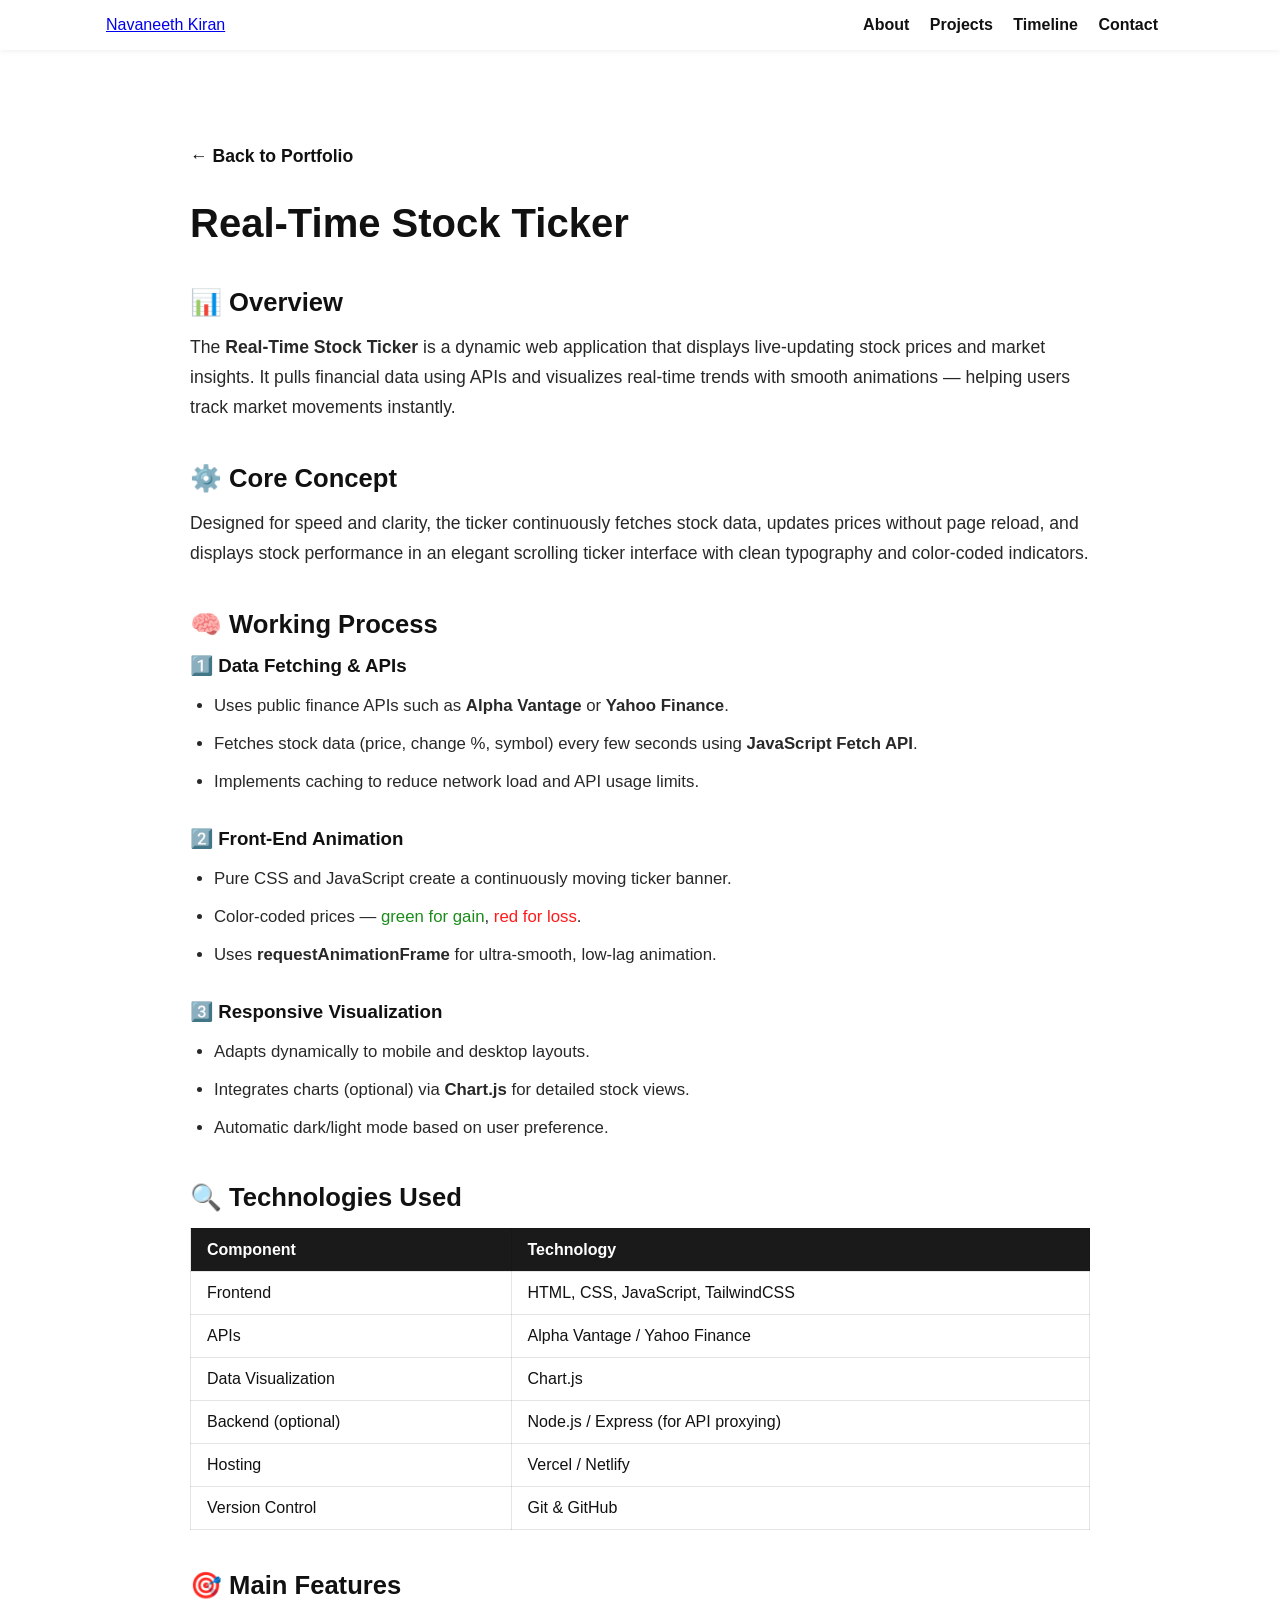
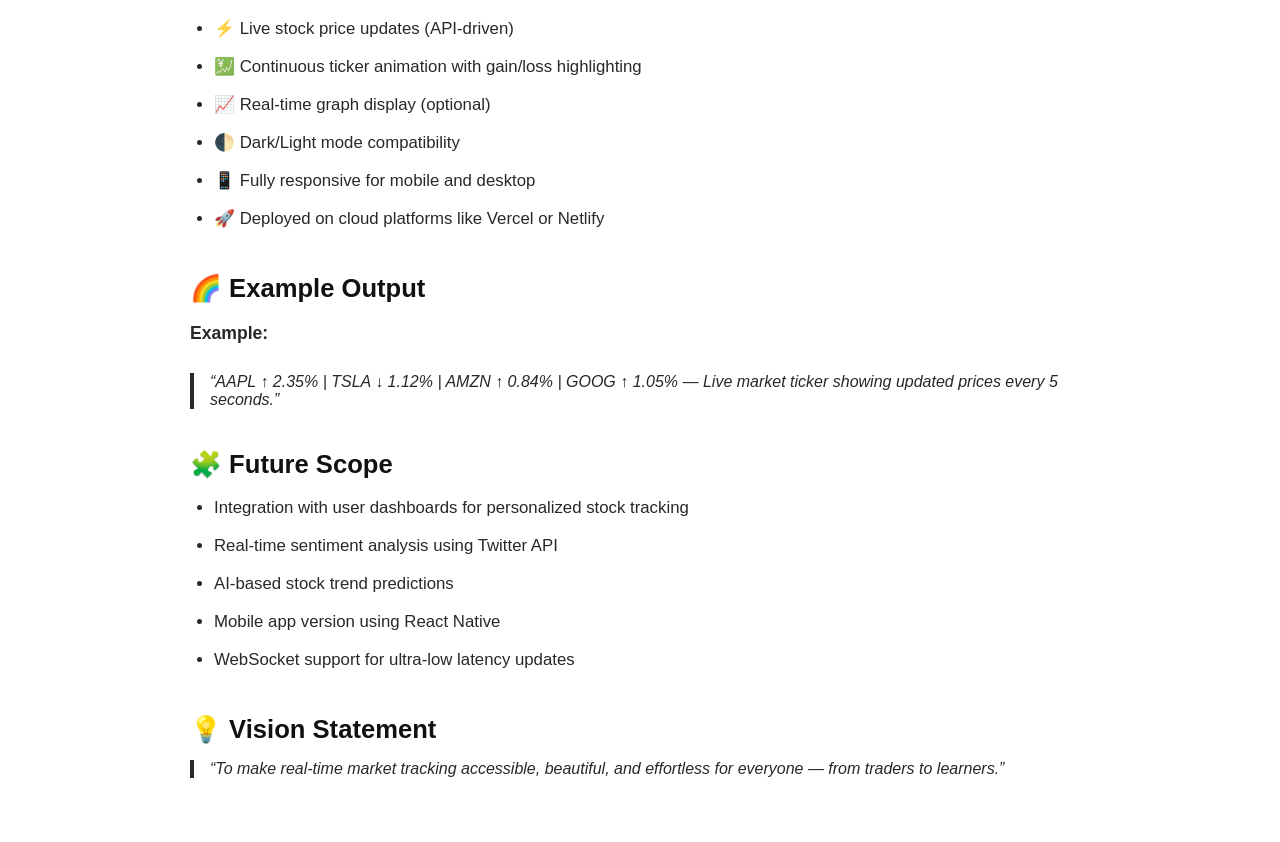
<file: stockticker.html>
<!DOCTYPE html>
<html lang="en">
<head>
  <meta charset="UTF-8">
  <meta name="viewport" content="width=device-width, initial-scale=1.0">
  <title>Real-Time Stock Ticker — Project Details</title>
  <link rel="stylesheet" href="style.css">
  <link rel="stylesheet" href="transitions.css">
</head>
<body class="light page-transition">
  <header class="site-header">
    <div class="container">
      <div class="header-row">
        <a href="index.html" class="logo">Navaneeth Kiran</a>
        <button class="menu-toggle">☰</button>
        <nav class="nav">
          <a href="index.html#about">About</a>
          <a href="index.html#projects">Projects</a>
          <a href="index.html#timeline">Timeline</a>
          <a href="index.html#contact">Contact</a>
        </nav>
      </div>
    </div>
  </header>

  <div class="project-detail container fade-in">
    <a href="index.html" class="back-link">← Back to Portfolio</a>

    <h1>Real-Time Stock Ticker</h1>
    <!-- Responsive project hero (use PNG screenshots). Place real images in assets/ as stockticker.png, stockticker-1.png, stockticker-2.png -->
  
    <!-- Small thumbnail gallery (tap to view full image on mobile) - using PNG files -->
  

    <h2>📊 Overview</h2>
    <p>
      The <strong>Real-Time Stock Ticker</strong> is a dynamic web application that displays live-updating stock prices and market insights.  
      It pulls financial data using APIs and visualizes real-time trends with smooth animations — helping users track market movements instantly.
    </p>

    <h2>⚙️ Core Concept</h2>
    <p>
      Designed for speed and clarity, the ticker continuously fetches stock data, updates prices without page reload,  
      and displays stock performance in an elegant scrolling ticker interface with clean typography and color-coded indicators.
    </p>

    <h2>🧠 Working Process</h2>
    <h3>1️⃣ Data Fetching & APIs</h3>
    <ul>
      <li>Uses public finance APIs such as <strong>Alpha Vantage</strong> or <strong>Yahoo Finance</strong>.</li>
      <li>Fetches stock data (price, change %, symbol) every few seconds using <strong>JavaScript Fetch API</strong>.</li>
      <li>Implements caching to reduce network load and API usage limits.</li>
    </ul>

    <h3>2️⃣ Front-End Animation</h3>
    <ul>
      <li>Pure CSS and JavaScript create a continuously moving ticker banner.</li>
      <li>Color-coded prices — <span style="color:green;">green for gain</span>, <span style="color:red;">red for loss</span>.</li>
      <li>Uses <strong>requestAnimationFrame</strong> for ultra-smooth, low-lag animation.</li>
    </ul>

    <h3>3️⃣ Responsive Visualization</h3>
    <ul>
      <li>Adapts dynamically to mobile and desktop layouts.</li>
      <li>Integrates charts (optional) via <strong>Chart.js</strong> for detailed stock views.</li>
      <li>Automatic dark/light mode based on user preference.</li>
    </ul>

    <h2>🔍 Technologies Used</h2>
    <table class="tech-table">
      <tr><th>Component</th><th>Technology</th></tr>
      <tr><td>Frontend</td><td>HTML, CSS, JavaScript, TailwindCSS</td></tr>
      <tr><td>APIs</td><td>Alpha Vantage / Yahoo Finance</td></tr>
      <tr><td>Data Visualization</td><td>Chart.js</td></tr>
      <tr><td>Backend (optional)</td><td>Node.js / Express (for API proxying)</td></tr>
      <tr><td>Hosting</td><td>Vercel / Netlify</td></tr>
      <tr><td>Version Control</td><td>Git & GitHub</td></tr>
    </table>

    <h2>🎯 Main Features</h2>
    <ul>
      <li>⚡ Live stock price updates (API-driven)</li>
      <li>💹 Continuous ticker animation with gain/loss highlighting</li>
      <li>📈 Real-time graph display (optional)</li>
      <li>🌓 Dark/Light mode compatibility</li>
      <li>📱 Fully responsive for mobile and desktop</li>
      <li>🚀 Deployed on cloud platforms like Vercel or Netlify</li>
    </ul>

    <h2>🌈 Example Output</h2>
    <p><strong>Example:</strong></p>
    <blockquote>
      “AAPL ↑ 2.35% | TSLA ↓ 1.12% | AMZN ↑ 0.84% | GOOG ↑ 1.05% — Live market ticker showing updated prices every 5 seconds.”
    </blockquote>

    <h2>🧩 Future Scope</h2>
    <ul>
      <li>Integration with user dashboards for personalized stock tracking</li>
      <li>Real-time sentiment analysis using Twitter API</li>
      <li>AI-based stock trend predictions</li>
      <li>Mobile app version using React Native</li>
      <li>WebSocket support for ultra-low latency updates</li>
    </ul>

    <h2>💡 Vision Statement</h2>
    <blockquote>
      “To make real-time market tracking accessible, beautiful, and effortless for everyone — from traders to learners.”
    </blockquote>
  </div>

  <script src="script.js"></script>
  <script>
    // Small gallery behavior: replace main hero src when a thumbnail is clicked
    (function(){
      const gallery = document.querySelectorAll('.project-thumb');
      const heroImg = document.querySelector('.project-hero-wrapper img.project-hero');
      if(!gallery.length || !heroImg) return;
      gallery.forEach(btn => {
        btn.addEventListener('click', () => {
          const large = btn.getAttribute('data-large');
          if(!large) return;
          heroImg.src = large;
          // ensure smooth focus/scroll on mobile
          heroImg.scrollIntoView({behavior: 'smooth', block: 'center'});
        });
      });
    })();
  </script>
</body>
</html>
</file>
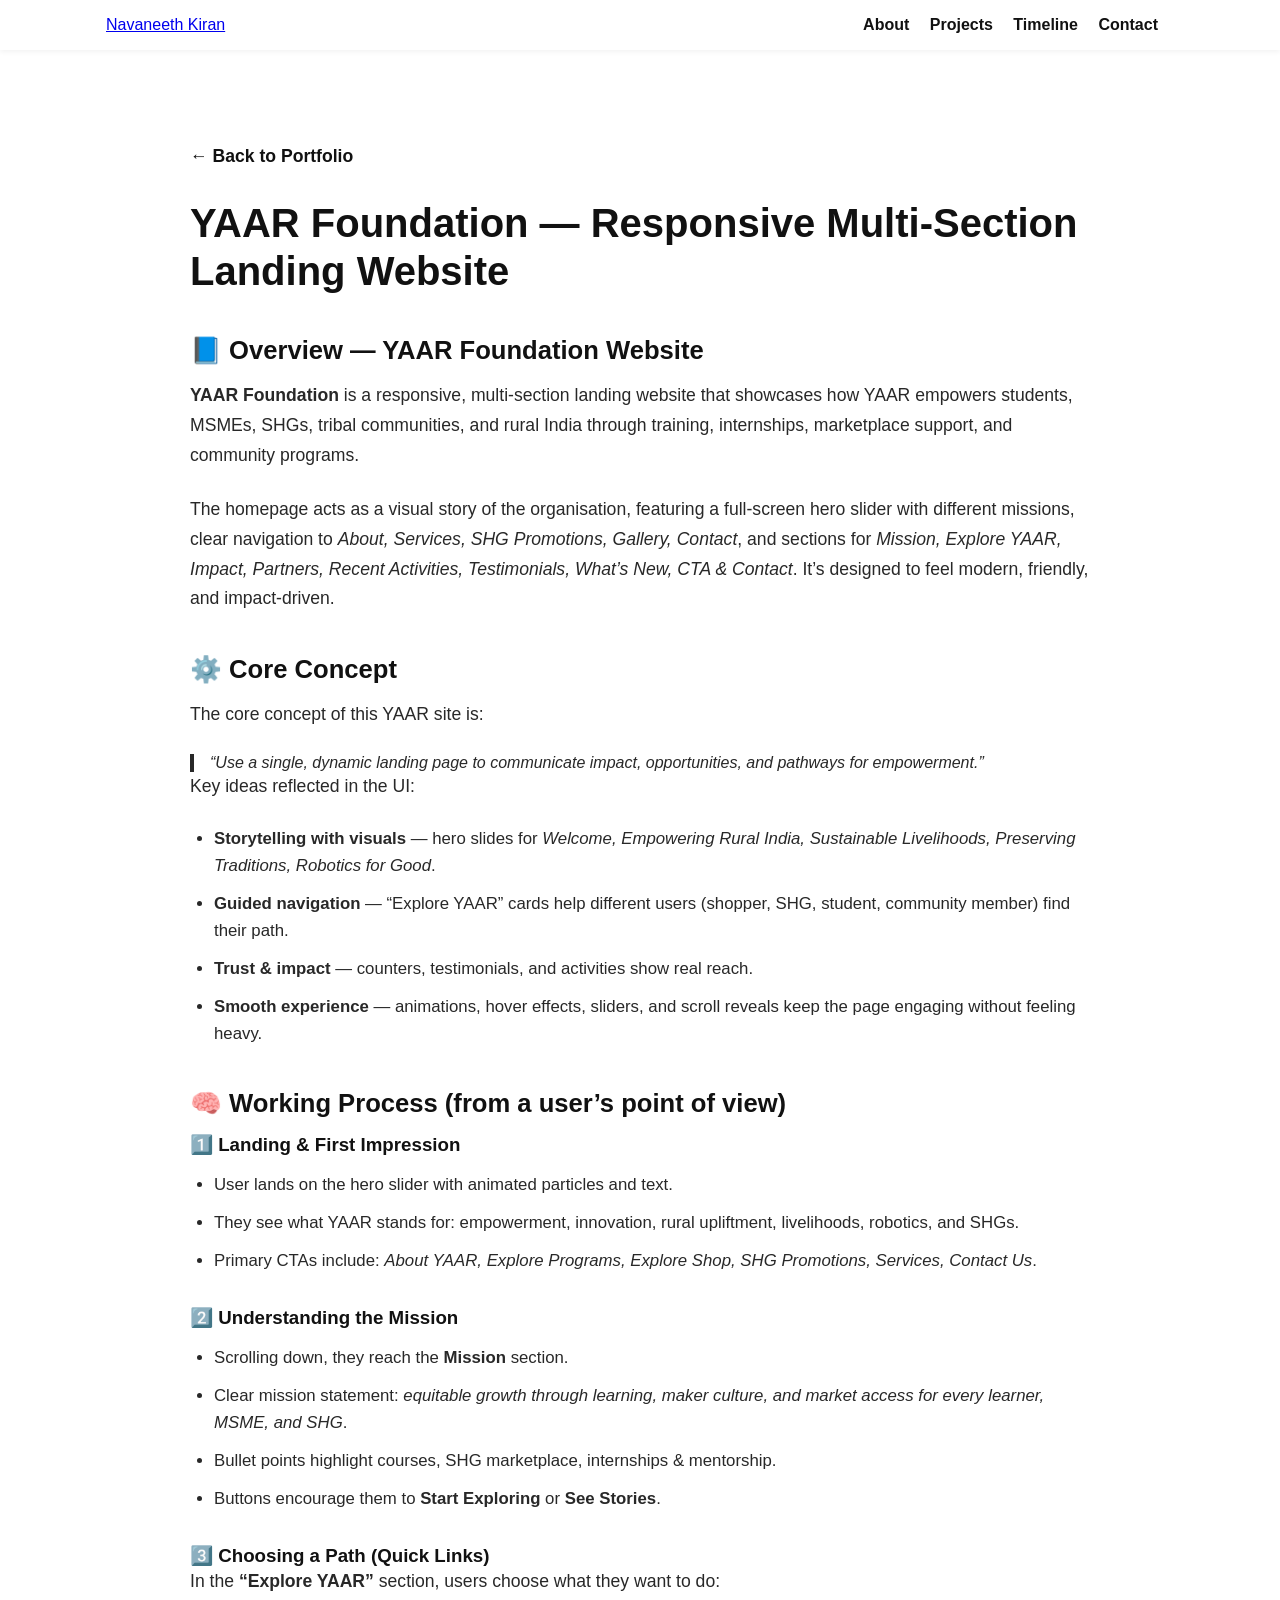
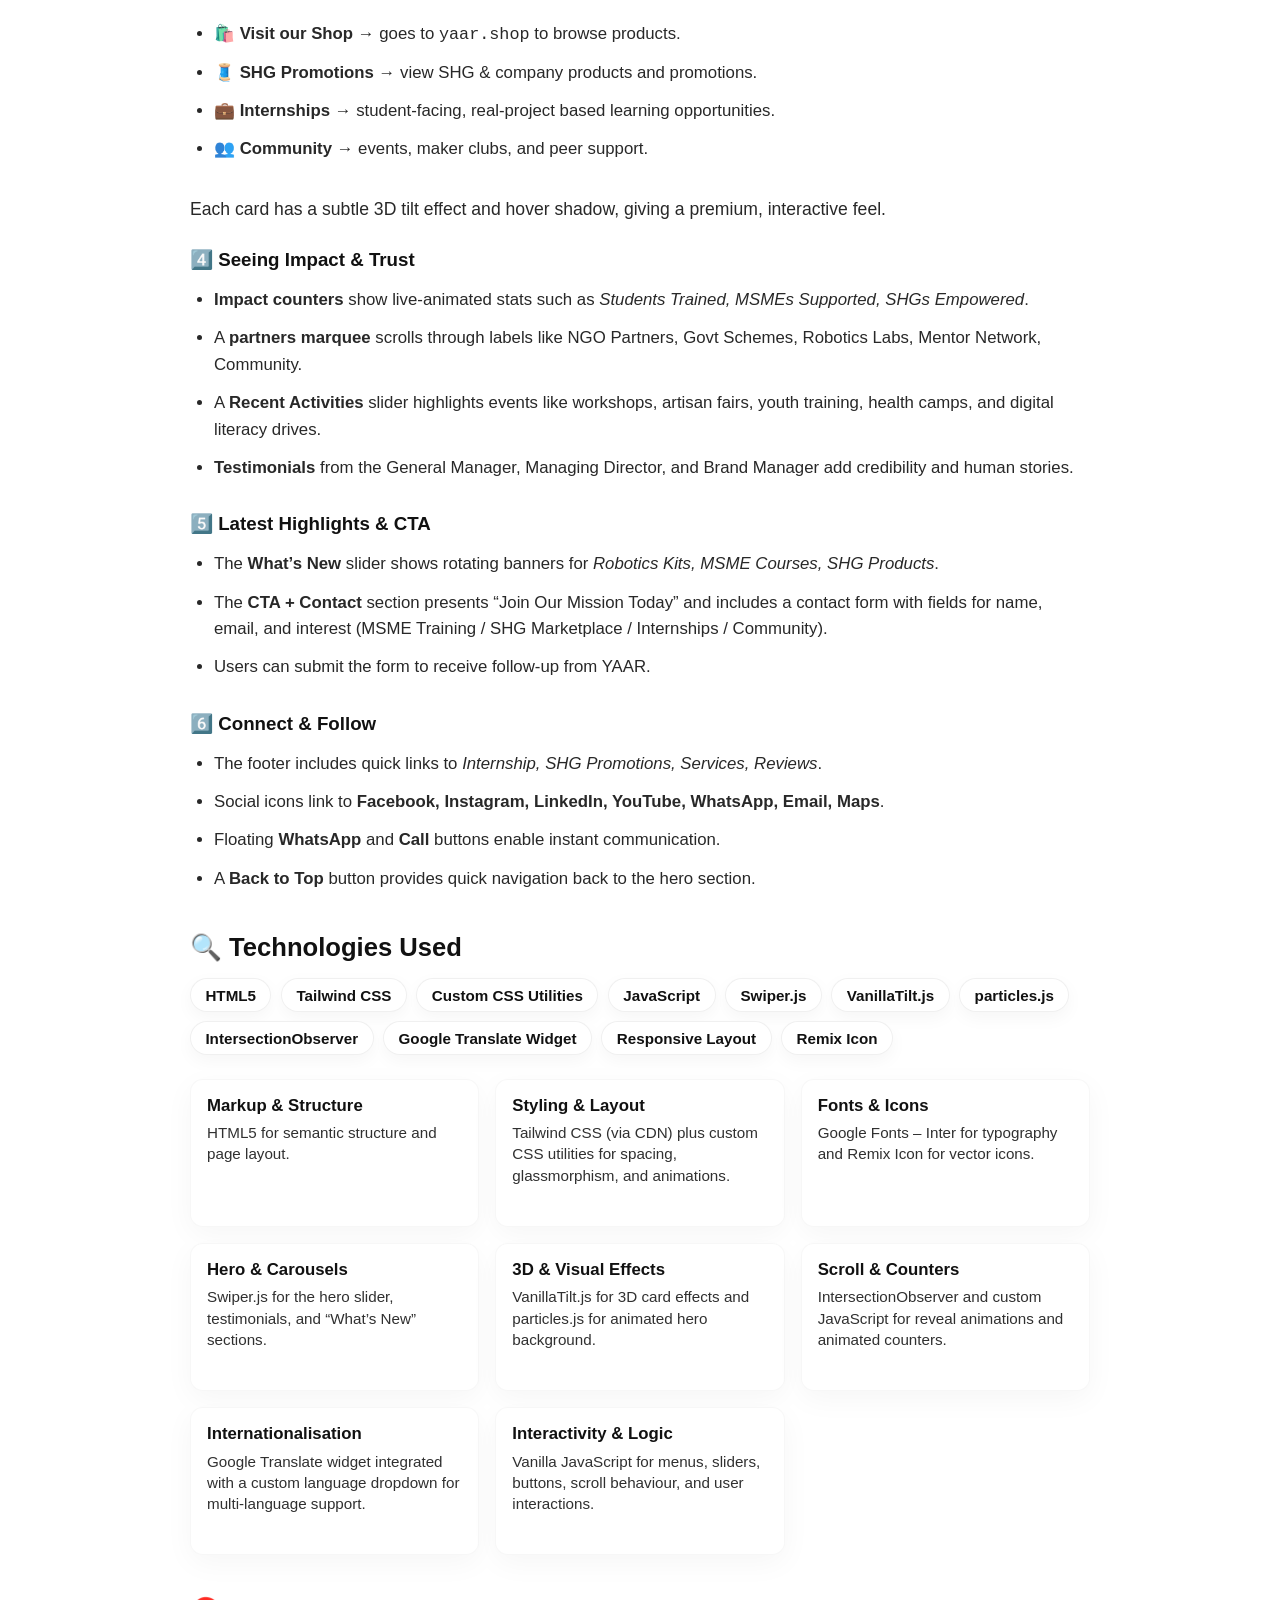
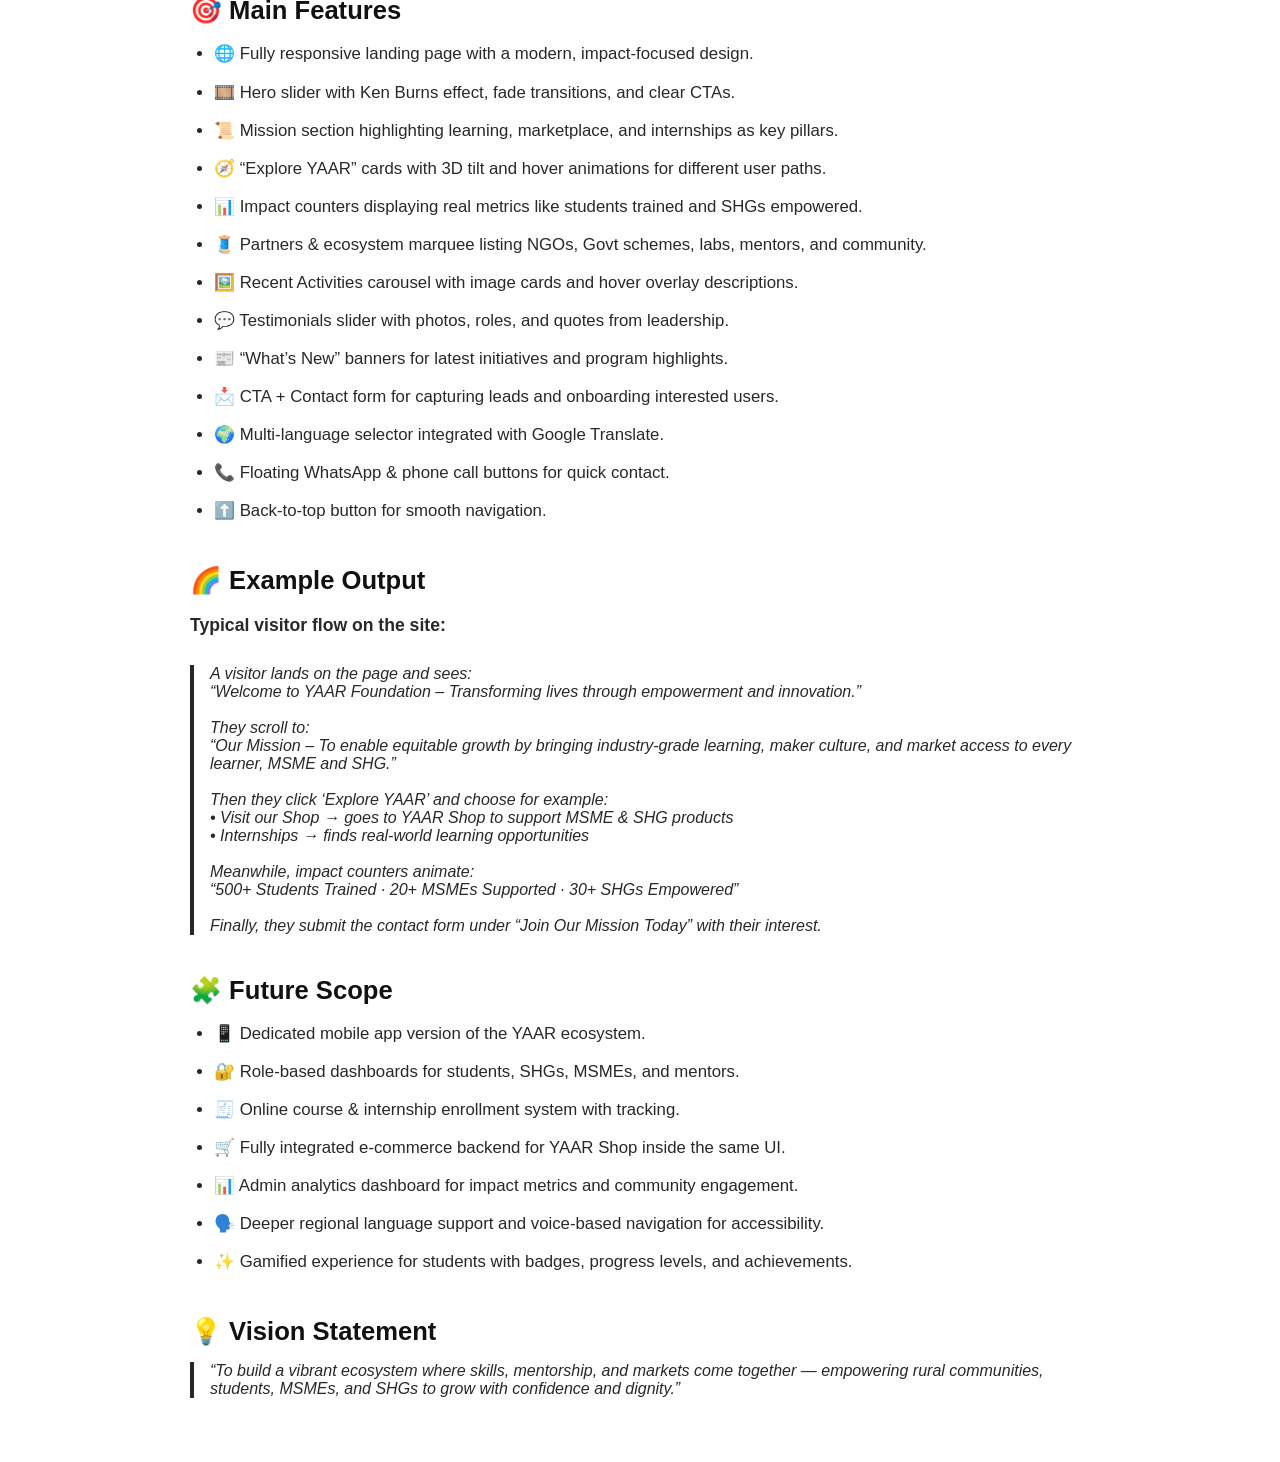
<file: yaar.html>
<!DOCTYPE html>
<html lang="en">
<head>
  <meta charset="UTF-8">
  <meta name="viewport" content="width=device-width, initial-scale=1.0">
  <title>YAAR Foundation — Responsive Landing Website</title>
  <link rel="stylesheet" href="style.css">
  <link rel="stylesheet" href="transitions.css">
</head>
<body class="light page-transition">
  <header class="site-header">
    <div class="container">
      <div class="header-row">
        <a href="index.html" class="logo">Navaneeth Kiran</a>
        <button class="menu-toggle">☰</button>
        <nav class="nav">
          <a href="index.html#about">About</a>
          <a href="index.html#projects">Projects</a>
          <a href="index.html#timeline">Timeline</a>
          <a href="index.html#contact">Contact</a>
        </nav>
      </div>
    </div>
  </header>

  <div class="project-detail container fade-in">
    <a href="index.html" class="back-link">← Back to Portfolio</a>

    <h1>YAAR Foundation — Responsive Multi-Section Landing Website</h1>
    <!-- <img src="assets/yaar.jpg" alt="YAAR Foundation Website Screenshot" class="project-hero"> -->

    <h2>📘 Overview — YAAR Foundation Website</h2>
    <p>
      <strong>YAAR Foundation</strong> is a responsive, multi-section landing website that showcases how YAAR empowers
      students, MSMEs, SHGs, tribal communities, and rural India through training, internships, marketplace support,
      and community programs.
    </p>
    <p>
      The homepage acts as a visual story of the organisation, featuring a full-screen hero slider with different missions,
      clear navigation to <em>About, Services, SHG Promotions, Gallery, Contact</em>, and sections for
      <em>Mission, Explore YAAR, Impact, Partners, Recent Activities, Testimonials, What’s New, CTA &amp; Contact</em>.
      It’s designed to feel modern, friendly, and impact-driven.
    </p>

    <h2>⚙️ Core Concept</h2>
    <p>
      The core concept of this YAAR site is:
    </p>
    <blockquote>
      “Use a single, dynamic landing page to communicate impact, opportunities, and pathways for empowerment.”
    </blockquote>
    <p>Key ideas reflected in the UI:</p>
    <ul>
      <li>
        <strong>Storytelling with visuals</strong> — hero slides for <em>Welcome, Empowering Rural India, Sustainable Livelihoods,
        Preserving Traditions, Robotics for Good</em>.
      </li>
      <li>
        <strong>Guided navigation</strong> — “Explore YAAR” cards help different users (shopper, SHG, student,
        community member) find their path.
      </li>
      <li>
        <strong>Trust &amp; impact</strong> — counters, testimonials, and activities show real reach.
      </li>
      <li>
        <strong>Smooth experience</strong> — animations, hover effects, sliders, and scroll reveals keep the page engaging
        without feeling heavy.
      </li>
    </ul>

    <h2>🧠 Working Process (from a user’s point of view)</h2>

    <h3>1️⃣ Landing &amp; First Impression</h3>
    <ul>
      <li>User lands on the hero slider with animated particles and text.</li>
      <li>They see what YAAR stands for: empowerment, innovation, rural upliftment, livelihoods, robotics, and SHGs.</li>
      <li>
        Primary CTAs include: <em>About YAAR, Explore Programs, Explore Shop, SHG Promotions, Services, Contact Us</em>.
      </li>
    </ul>

    <h3>2️⃣ Understanding the Mission</h3>
    <ul>
      <li>Scrolling down, they reach the <strong>Mission</strong> section.</li>
      <li>
        Clear mission statement: <em>equitable growth through learning, maker culture, and market access for every learner,
        MSME, and SHG</em>.
      </li>
      <li>Bullet points highlight courses, SHG marketplace, internships &amp; mentorship.</li>
      <li>Buttons encourage them to <strong>Start Exploring</strong> or <strong>See Stories</strong>.</li>
    </ul>

    <h3>3️⃣ Choosing a Path (Quick Links)</h3>
    <p>In the <strong>“Explore YAAR”</strong> section, users choose what they want to do:</p>
    <ul>
      <li>🛍️ <strong>Visit our Shop</strong> → goes to <code>yaar.shop</code> to browse products.</li>
      <li>🧵 <strong>SHG Promotions</strong> → view SHG &amp; company products and promotions.</li>
      <li>💼 <strong>Internships</strong> → student-facing, real-project based learning opportunities.</li>
      <li>👥 <strong>Community</strong> → events, maker clubs, and peer support.</li>
    </ul>
    <p>
      Each card has a subtle 3D tilt effect and hover shadow, giving a premium, interactive feel.
    </p>

    <h3>4️⃣ Seeing Impact &amp; Trust</h3>
    <ul>
      <li>
        <strong>Impact counters</strong> show live-animated stats such as <em>Students Trained, MSMEs Supported,
        SHGs Empowered</em>.
      </li>
      <li>
        A <strong>partners marquee</strong> scrolls through labels like NGO Partners, Govt Schemes, Robotics Labs,
        Mentor Network, Community.
      </li>
      <li>
        A <strong>Recent Activities</strong> slider highlights events like workshops, artisan fairs, youth training,
        health camps, and digital literacy drives.
      </li>
      <li>
        <strong>Testimonials</strong> from the General Manager, Managing Director, and Brand Manager add credibility
        and human stories.
      </li>
    </ul>

    <h3>5️⃣ Latest Highlights &amp; CTA</h3>
    <ul>
      <li>
        The <strong>What’s New</strong> slider shows rotating banners for <em>Robotics Kits, MSME Courses, SHG Products</em>.
      </li>
      <li>
        The <strong>CTA + Contact</strong> section presents “Join Our Mission Today” and includes a contact form with
        fields for name, email, and interest (MSME Training / SHG Marketplace / Internships / Community).
      </li>
      <li>Users can submit the form to receive follow-up from YAAR.</li>
    </ul>

    <h3>6️⃣ Connect &amp; Follow</h3>
    <ul>
      <li>
        The footer includes quick links to <em>Internship, SHG Promotions, Services, Reviews</em>.
      </li>
      <li>
        Social icons link to <strong>Facebook, Instagram, LinkedIn, YouTube, WhatsApp, Email, Maps</strong>.
      </li>
      <li>
        Floating <strong>WhatsApp</strong> and <strong>Call</strong> buttons enable instant communication.
      </li>
      <li>
        A <strong>Back to Top</strong> button provides quick navigation back to the hero section.
      </li>
    </ul>

    <h2>🔍 Technologies Used</h2>

    <div class="tech-stack" aria-label="Tech badges">
      <button class="tech-badge">HTML5</button>
      <button class="tech-badge">Tailwind CSS</button>
      <button class="tech-badge">Custom CSS Utilities</button>
      <button class="tech-badge">JavaScript</button>
      <button class="tech-badge">Swiper.js</button>
      <button class="tech-badge">VanillaTilt.js</button>
      <button class="tech-badge">particles.js</button>
      <button class="tech-badge">IntersectionObserver</button>
      <button class="tech-badge">Google Translate Widget</button>
      <button class="tech-badge">Responsive Layout</button>
      <button class="tech-badge">Remix Icon</button>
    </div>

    <div class="tech-cards">
      <div class="tech-card">
        <h3>Markup &amp; Structure</h3>
        <p>HTML5 for semantic structure and page layout.</p>
      </div>
      <div class="tech-card">
        <h3>Styling &amp; Layout</h3>
        <p>Tailwind CSS (via CDN) plus custom CSS utilities for spacing, glassmorphism, and animations.</p>
      </div>
      <div class="tech-card">
        <h3>Fonts &amp; Icons</h3>
        <p>Google Fonts – Inter for typography and Remix Icon for vector icons.</p>
      </div>
      <div class="tech-card">
        <h3>Hero &amp; Carousels</h3>
        <p>Swiper.js for the hero slider, testimonials, and “What’s New” sections.</p>
      </div>
      <div class="tech-card">
        <h3>3D &amp; Visual Effects</h3>
        <p>VanillaTilt.js for 3D card effects and particles.js for animated hero background.</p>
      </div>
      <div class="tech-card">
        <h3>Scroll &amp; Counters</h3>
        <p>IntersectionObserver and custom JavaScript for reveal animations and animated counters.</p>
      </div>
      <div class="tech-card">
        <h3>Internationalisation</h3>
        <p>Google Translate widget integrated with a custom language dropdown for multi-language support.</p>
      </div>
      <div class="tech-card">
        <h3>Interactivity &amp; Logic</h3>
        <p>Vanilla JavaScript for menus, sliders, buttons, scroll behaviour, and user interactions.</p>
      </div>
    </div>

    <h2>🎯 Main Features</h2>
    <ul>
      <li>🌐 Fully responsive landing page with a modern, impact-focused design.</li>
      <li>🎞️ Hero slider with Ken Burns effect, fade transitions, and clear CTAs.</li>
      <li>📜 Mission section highlighting learning, marketplace, and internships as key pillars.</li>
      <li>🧭 “Explore YAAR” cards with 3D tilt and hover animations for different user paths.</li>
      <li>📊 Impact counters displaying real metrics like students trained and SHGs empowered.</li>
      <li>🧵 Partners &amp; ecosystem marquee listing NGOs, Govt schemes, labs, mentors, and community.</li>
      <li>🖼️ Recent Activities carousel with image cards and hover overlay descriptions.</li>
      <li>💬 Testimonials slider with photos, roles, and quotes from leadership.</li>
      <li>📰 “What’s New” banners for latest initiatives and program highlights.</li>
      <li>📩 CTA + Contact form for capturing leads and onboarding interested users.</li>
      <li>🌍 Multi-language selector integrated with Google Translate.</li>
      <li>📞 Floating WhatsApp &amp; phone call buttons for quick contact.</li>
      <li>⬆️ Back-to-top button for smooth navigation.</li>
    </ul>

    <h2>🌈 Example Output</h2>
    <p><strong>Typical visitor flow on the site:</strong></p>
    <blockquote>
      A visitor lands on the page and sees:<br>
      “Welcome to YAAR Foundation – Transforming lives through empowerment and innovation.”<br><br>
      They scroll to:<br>
      “Our Mission – To enable equitable growth by bringing industry-grade learning, maker culture, and market access
      to every learner, MSME and SHG.”<br><br>
      Then they click ‘Explore YAAR’ and choose for example:<br>
      • Visit our Shop → goes to YAAR Shop to support MSME &amp; SHG products<br>
      • Internships → finds real-world learning opportunities<br><br>
      Meanwhile, impact counters animate:<br>
      “500+ Students Trained · 20+ MSMEs Supported · 30+ SHGs Empowered”<br><br>
      Finally, they submit the contact form under “Join Our Mission Today” with their interest.
    </blockquote>

    <h2>🧩 Future Scope</h2>
    <ul>
      <li>📱 Dedicated mobile app version of the YAAR ecosystem.</li>
      <li>🔐 Role-based dashboards for students, SHGs, MSMEs, and mentors.</li>
      <li>🧾 Online course &amp; internship enrollment system with tracking.</li>
      <li>🛒 Fully integrated e-commerce backend for YAAR Shop inside the same UI.</li>
      <li>📊 Admin analytics dashboard for impact metrics and community engagement.</li>
      <li>🗣️ Deeper regional language support and voice-based navigation for accessibility.</li>
      <li>✨ Gamified experience for students with badges, progress levels, and achievements.</li>
    </ul>

    <h2>💡 Vision Statement</h2>
    <blockquote>
      “To build a vibrant ecosystem where skills, mentorship, and markets come together — empowering rural communities,
      students, MSMEs, and SHGs to grow with confidence and dignity.”
    </blockquote>
  </div>

  <script src="script.js"></script>
</body>
</html>
</file>
<file: style.css>
* { margin: 0; padding: 0; box-sizing: border-box; scroll-behavior: smooth; }
body {
  font-family: 'Montserrat', sans-serif;
  background: var(--bg);
  color: var(--text);
  transition: background 0.6s ease, color 0.6s ease;
  overflow-x: hidden;
}
:root {
  --bg: #ffffff;
  --bg-rgb: 255, 255, 255;
  --text: #111111;
  --accent: #1a1a1a;
  --card-bg: #ffffff;
  --card-shadow: rgba(0,0,0,0.1);
  --card-hover-shadow: rgba(0,0,0,0.15);
  --section-bg: #f8f9fa;
  
  /* Mobile-specific vars */
  --header-height: 60px;
  --mobile-nav-timing: 0.4s;
  --mobile-padding: 1rem;
}
body.dark {
  --bg: #0e0e0e;
  --bg-rgb: 14, 14, 14;
  --text: #f1f1f1;
  --accent: #888;
  --card-bg: #1a1a1a;
  --card-shadow: rgba(0,0,0,0.3);
  --card-hover-shadow: rgba(0,0,0,0.4);
  --section-bg: #161616;
}

/* Gate Intro */
.intro-split {
  position: fixed; top: 0; left: 0; width: 100%; height: 100vh;
  display: flex; overflow: hidden; z-index: 999;
}
.split {
  width: 50%; height: 100%; position: relative;
  transition: transform 1s cubic-bezier(0.7, 0, 0.3, 1);
  display: flex; align-items: center; justify-content: center;
}
.left { 
  background: var(--bg);
  transform-origin: left;
  padding: 0;
  overflow: hidden;
}
.right { 
  background: var(--accent);
  transform-origin: right;
}

.intro-image-container {
  width: 100%;
  height: 100%;
  display: flex;
  align-items: center;
  justify-content: center;
  animation: fadeIn 1.2s ease forwards;
  position: relative;
  overflow: visible;
  background: linear-gradient(120deg, var(--bg), var(--section-bg));
  padding: 0;
  margin: 0;
}

.intro-image-container::before {
  content: '';
  position: absolute;
  top: 0;
  left: 0;
  width: 100%;
  height: 100%;
  background: linear-gradient(45deg, rgba(0,0,0,0.05), transparent);
  animation: gradientMove 8s ease-in-out infinite alternate;
  pointer-events: none;
  z-index: 0;
}

.intro-image-container::after {
  content: '';
  position: absolute;
  top: 0;
  left: 0;
  width: 100%;
  height: 100%;
  background: radial-gradient(circle at center, transparent 30%, rgba(0,0,0,0.03));
  pointer-events: none;
  z-index: 0;
}



.intro-portrait {
  width: 90%;
  height: 90%;
  max-width: none;
  max-height: none;
  object-fit: contain;
  border-radius: 0px;
  box-shadow: none;
  transform: none;
  animation: portraitIntro 1.2s cubic-bezier(0.4, 0, 0.2, 1) forwards 0.3s;
  transition: all 0.3s cubic-bezier(0.4, 0, 0.2, 1);
  filter: brightness(1.02) contrast(1.02);
  position: relative;
  z-index: 1;
}

.intro-image-container:hover .intro-portrait {
  transform: scale(1);
}



@keyframes partyTransition {
  0% {
    transform: translateY(-5px) scale(1.02) rotateZ(0deg);
    filter: brightness(1.02) contrast(1.02) hue-rotate(0deg);
  }
  25% {
    transform: translateY(-10px) scale(1.05) rotateZ(-2deg);
    filter: brightness(1.1) contrast(1.1) hue-rotate(15deg);
  }
  50% {
    transform: translateY(-8px) scale(1.03) rotateZ(2deg);
    filter: brightness(1.15) contrast(1.15) hue-rotate(30deg);
  }
  75% {
    transform: translateY(-12px) scale(1.06) rotateZ(-1deg);
    filter: brightness(1.1) contrast(1.1) hue-rotate(15deg);
  }
  100% {
    transform: translateY(-5px) scale(1.02) rotateZ(0deg);
    filter: brightness(1.02) contrast(1.02) hue-rotate(0deg);
  }
}

@keyframes portraitIntro {
  0% {
    opacity: 0;
    transform: translateY(40px) scale(0.95);
  }
  100% {
    opacity: 1;
    transform: translateY(0) scale(1);
  }
}

@keyframes gradientMove {
  0% {
    opacity: 0.4;
    transform: translate(-5%, -5%) scale(1.1);
  }
  100% {
    opacity: 0.8;
    transform: translate(5%, 5%) scale(1);
  }
}

.intro-content {
  text-align: left;
  color: #fff;
  padding: 2rem;
  max-width: 600px;
  animation: fadeIn 1.2s ease forwards;
  display: flex;
  flex-direction: column;
  justify-content: center;
  gap: 1rem;
}

.intro-name { 
  font-size: 3.2rem; 
  font-weight: 800;
  margin: 0;
  line-height: 1.1;
  transform: translateY(20px);
  animation: floatUp 1s ease forwards 0.3s;
}

.intro-tag { 
  font-size: 1.2rem; 
  margin: 0;
  line-height: 1.4;
  transform: translateY(20px);
  animation: floatUp 1s ease forwards 0.5s;
}

.intro-subtag { 
  font-size: 1.1rem; 
  opacity: 0.9; 
  margin: 0;
  padding-bottom: 0.5rem;
  transform: translateY(20px);
  animation: floatUp 1s ease forwards 0.7s;
}

.enter-btn {
  padding: 1rem 2.5rem;
  border: 2px solid #fff;
  border-radius: 50px;
  background: transparent;
  color: #fff;
  cursor: pointer;
  font-weight: 700;
  font-size: 1.1rem;
  transition: all 0.4s cubic-bezier(0.4, 0, 0.2, 1);
  transform: translateY(20px);
  animation: floatUp 1s ease forwards 0.9s;
  position: relative;
  overflow: hidden;
}

.enter-btn:hover { 
  background: #fff;
  color: var(--accent);
  transform: translateY(-5px);
  box-shadow: 0 0 20px rgba(255,255,255,0.3);
}

.enter-btn::after {
  content: '';
  position: absolute;
  top: 50%;
  left: 50%;
  width: 0;
  height: 0;
  background: rgba(255,255,255,0.1);
  border-radius: 50%;
  transform: translate(-50%, -50%);
  transition: width 0.6s ease, height 0.6s ease;
}

.enter-btn:hover::after {
  width: 300px;
  height: 300px;
}

@keyframes floatUp {
  from { 
    opacity: 0;
    transform: translateY(20px);
  }
  to { 
    opacity: 1;
    transform: translateY(0);
  }
}
@keyframes fadeIn {
  from { opacity: 0; transform: translateY(30px); }
  to { opacity: 1; transform: translateY(0); }
}

.hidden { display: none; }
.container { width: 90%; max-width: 1100px; margin: auto; }
.section { padding: 5rem 0; transition: all 0.5s ease; }
.bg-contrast { 
  background: var(--section-bg);
  color: var(--text);
}

.site-header {
  position: sticky; top: 0; background: var(--bg); z-index: 100;
  box-shadow: 0 2px 5px rgba(0,0,0,0.05);
}
.header-row { 
  display: flex; 
  justify-content: space-between; 
  align-items: center; 
  padding: 1rem 1rem;
  position: relative;
}
.header-controls {
  display: flex;
  align-items: center;
  gap: 1rem;
  margin-left: auto;
}
.nav {
  margin-right: 1rem;
}
.nav a {
  color: var(--text); 
  text-decoration: none; 
  font-weight: 600; 
  margin-left: 1rem; 
  transition: color 0.3s ease;
}
.nav a:hover { color: var(--accent); }
.menu-toggle {
  display: none;
  background: none;
  border: none;
  font-size: 1.5rem;
  cursor: pointer;
  color: var(--text);
  padding: 0.5rem;
  z-index: 100;
  transition: transform 0.3s ease;
}
.menu-toggle.active {
  transform: rotate(90deg);
}
@media (max-width: 768px) {
  .menu-toggle { display: block; }
  .nav {
    position: fixed;
    top: var(--header-height);
    right: -100%;
    width: 250px;
    height: calc(100vh - var(--header-height));
    background: var(--bg);
    box-shadow: -2px 0 10px rgba(0,0,0,0.1);
    transition: right 0.3s ease;
  }
  .nav.active {
    right: 0;
  }
  .nav-list {
    display: flex;
    flex-direction: column;
    padding: 2rem 1.5rem;
  }
  .nav a {
    margin: 0;
    padding: 0.8rem 0;
    display: block;
    border-bottom: 1px solid rgba(0,0,0,0.05);
  }
  .nav a:last-child {
    border-bottom: none;
  }
}
h2 { font-size: 2rem; margin-bottom: 1.5rem; }

/* Cards and Projects */
.grid-4, .grid-3 { display: grid; gap: 1.5rem; }
.grid-4 { grid-template-columns: repeat(auto-fit, minmax(220px, 1fr)); }
.grid-3 { grid-template-columns: repeat(auto-fit, minmax(300px, 1fr)); }

/* Projects: force a 2x2 layout for the Projects section and keep it responsive */
#projects .grid-3 {
  grid-template-columns: repeat(2, 1fr);
  align-items: start;
}

@media (max-width: 700px) {
  /* Single column on small screens */
  #projects .grid-3 {
    grid-template-columns: 1fr;
  }
}
.card, .project {
  background: var(--card-bg);
  padding: 1.5rem;
  border-radius: 1rem;
  box-shadow: 0 4px 20px var(--card-shadow);
  transition: all 0.4s ease;
  border: 1px solid rgba(255,255,255,0.05);
}
.project:hover, .card:hover {
  transform: translateY(-6px);
  box-shadow: 0 10px 25px var(--card-hover-shadow);
}
.project img { 
  width: 100%;
  border-radius: 0.8rem;
  margin-bottom: 1rem;
}

/* Styles for project cards (anchors with class project-card) to match .project/.card appearance */
.project-card {
  background: var(--card-bg);
  padding: 1rem;
  border-radius: 1rem;
  box-shadow: 0 4px 20px var(--card-shadow);
  transition: all 0.35s ease;
  border: 1px solid rgba(255,255,255,0.05);
  display: block;
  text-decoration: none;
  color: inherit;
}
.project-card:hover {
  transform: translateY(-6px);
  box-shadow: 0 10px 25px var(--card-hover-shadow);
}
.project-card img {
  width: 100%;
  border-radius: 0.8rem;
  margin-bottom: 1rem;
  display: block;
}
.project-card h3 {
  margin: 0;
  font-size: 1.1rem;
  color: var(--text);
}
.card h3 {
  color: var(--text);
  font-size: 1.2rem;
  margin-bottom: 0.8rem;
}
.card p {
  color: var(--accent);
  line-height: 1.6;
  font-size: 0.95rem;
}

/* Vertical Timeline */
.timeline-wrapper {
  position: relative; max-width: 900px; margin: 0 auto; padding: 2rem 0;
}
.timeline-wrapper::after {
  content: ""; position: absolute; width: 4px; background-color: var(--bg);
  top: 0; bottom: 0; left: 50%; transform: translateX(-50%); opacity: 0.2;
}
.timeline-item { padding: 1rem 2rem; position: relative; width: 50%; }
.timeline-item::after {
  content: ""; position: absolute; width: 20px; height: 20px;
  background: var(--bg); border: 3px solid var(--text);
  border-radius: 50%; top: 25px; z-index: 1;
}
.timeline-item.left::after { right: -11px; }
.timeline-item.right::after { left: -11px; }
.timeline-item.left { left: 0; }
.timeline-item.right { left: 50%; }

.timeline-content {
  background: var(--bg); color: var(--text); padding: 1.5rem;
  border-radius: 1rem; box-shadow: 0 4px 20px rgba(0,0,0,0.05);
  transition: transform 0.4s ease;
}
.timeline-content:hover { transform: translateY(-5px); }
.timeline-content h3 { margin-bottom: 0.5rem; font-size: 1.4rem; font-weight: 700; }
.timeline-content p { font-size: 0.95rem; line-height: 1.5; }

/* Timeline Animation */
.timeline-item.left.reveal.active .timeline-content {
  animation: slideLeft 0.8s ease forwards;
}
.timeline-item.right.reveal.active .timeline-content {
  animation: slideRight 0.8s ease forwards;
}
@keyframes slideLeft {
  from { opacity: 0; transform: translateX(-60px); }
  to { opacity: 1; transform: translateX(0); }
}
@keyframes slideRight {
  from { opacity: 0; transform: translateX(60px); }
  to { opacity: 1; transform: translateX(0); }
}

@media (max-width: 768px) {
  .timeline-wrapper::after { left: 8px; }
  .timeline-item { width: 100%; padding-left: 3rem; padding-right: 0; }
  .timeline-item.right { left: 0; }
  .timeline-item::after { left: 0; }
}

/* Contact & Footer */
.contact { display: flex; justify-content: space-between; flex-wrap: wrap; }
.socials {
  display: flex;
  gap: 1rem;
  align-items: center;
  flex-wrap: wrap;
}

.social-link {
  text-decoration: none;
  color: var(--text);
  font-size: 1.5rem;
  width: 3rem;
  height: 3rem;
  display: flex;
  align-items: center;
  justify-content: center;
  border-radius: 50%;
  background: var(--card-bg);
  box-shadow: 0 4px 12px rgba(0,0,0,0.1);
  transition: all 0.3s cubic-bezier(0.4, 0, 0.2, 1);
  position: relative;
  overflow: hidden;
}

.social-link::before {
  content: '';
  position: absolute;
  top: 0;
  left: 0;
  width: 100%;
  height: 100%;
  background: linear-gradient(45deg, var(--accent), transparent);
  opacity: 0;
  transition: opacity 0.3s ease;
}

.social-link:hover {
  transform: translateY(-5px);
  box-shadow: 0 8px 20px rgba(0,0,0,0.15);
  color: #fff;
}

.social-link:hover::before {
  opacity: 1;
}

.social-link i {
  position: relative;
  z-index: 1;
}

/* Social media brand colors on hover */
.social-link[aria-label="LinkedIn"]:hover { background: #0077b5; }
.social-link[aria-label="WhatsApp"]:hover { background: #25D366; }
.social-link[aria-label="Facebook"]:hover { background: #1877f2; }
.social-link[aria-label="Instagram"]:hover { 
  background: linear-gradient(45deg, #f09433 0%, #e6683c 25%, #dc2743 50%, #cc2366 75%, #bc1888 100%);
}
.social-link[aria-label="Twitter"]:hover { background: #1da1f2; }
.social-link[aria-label="GitHub"]:hover { background: #333; }
.site-footer { text-align: center; padding: 2rem 0; border-top: 1px solid var(--accent); }

/* Reveal Fade */
.reveal { opacity: 0; transform: translateY(50px); transition: all 0.8s ease; }
.reveal.active { opacity: 1; transform: translateY(0); }

/* Responsive */
/* Responsive Styles */
@media (max-width: 1024px) {
  .container { width: 95%; }
  .intro-name { font-size: 2.8rem; }
  .grid-4 { grid-template-columns: repeat(auto-fit, minmax(240px, 1fr)); }
}

@media (max-width: 768px) {
  /* Header & Navigation */
  .site-header {
    position: fixed;
    width: 100%;
    top: 0;
    left: 0;
    background: rgba(var(--bg-rgb), 0.95);
    backdrop-filter: blur(10px);
    -webkit-backdrop-filter: blur(10px);
  }
  .header-row {
    padding: 0.8rem 1rem;
    position: relative;
  }
  .logo {
    font-size: 1.2rem;
    z-index: 100;
  }
  .nav {
    position: fixed;
    top: 0;
    left: 0;
    width: 100%;
    height: 100vh;
    background: var(--bg);
    padding: 5rem 2rem 2rem;
    flex-direction: column;
    align-items: center;
    justify-content: center;
    gap: 2rem;
    transform: translateX(-100%);
    transition: transform 0.4s cubic-bezier(0.4, 0, 0.2, 1);
    z-index: 99;
  }
  .nav.active {
    transform: translateX(0);
  }
  .nav a {
    margin: 0;
    font-size: 1.4rem;
    opacity: 0.9;
    transition: opacity 0.3s, transform 0.3s;
  }
  .nav a:hover {
    opacity: 1;
    transform: translateX(5px);
  }
  
  /* Main Content Adjustment for Fixed Header */
  main {
    padding-top: 60px;
  }
  
  /* Intro Split - Mobile View */
  .intro-split {
    flex-direction: column;
    height: 100vh;
    min-height: 100vh;
    margin-top: 0;
    position: relative;
    top: 0;
    left: 0;
  }
  .split {
    width: 100%;
    height: 50%;
    display: flex;
    align-items: center;
    justify-content: center;
    padding: 0;
    position: relative;
  }
  .left {
    width: 100%;
    height: 50%;
    padding: 0;
    overflow: hidden;
    background: var(--bg);
    order: 1;
  }
  .right {
    width: 100%;
    height: 50%;
    padding: 2rem 1.5rem;
    background: var(--accent);
    display: flex;
    align-items: center;
    justify-content: center;
    order: 2;
    position: relative;
    z-index: 1;
  }
  .intro-image-container {
    width: 100%;
    height: 100%;
    display: flex;
    align-items: center;
    justify-content: center;
    padding: 0;
    margin: 0;
    background: linear-gradient(120deg, var(--bg), var(--section-bg));
  }
  .intro-portrait {
    width: 100%;
    height: 100%;
    max-height: 100%;
    max-width: 100%;
    object-fit: contain;
    border-radius: 0;
    animation: portraitIntro 1.2s cubic-bezier(0.4, 0, 0.2, 1) forwards 0.3s;
  }
  .intro-content {
    text-align: center;
    color: #fff;
    padding: 0;
    max-width: 100%;
    display: flex;
    flex-direction: column;
    justify-content: center;
    align-items: center;
    gap: 1rem;
    width: 100%;
    height: 100%;
  }
  .intro-name { 
    font-size: 2rem;
    margin: 0;
    line-height: 1.2;
  }
  .intro-tag { 
    font-size: 1rem;
    line-height: 1.4;
    margin: 0;
  }
  .intro-subtag { 
    font-size: 0.9rem;
    margin: 0;
    padding-bottom: 1rem;
  }
  .enter-btn {
    padding: 0.8rem 2rem;
    font-size: 1rem;
    width: 100%;
    max-width: 300px;
  }
  
  /* Sections & Content */
  .section { 
    padding: 3rem 1rem;
    scroll-margin-top: 60px;
  }
  .container {
    width: 100%;
    padding: 0 1rem;
  }
  .hero h2 { 
    font-size: 1.5rem;
    line-height: 1.3;
  }
  
  /* Grids */
  .grid-3, .grid-4 { 
    gap: 1.2rem;
  }
  .grid-3 { 
    grid-template-columns: 1fr;
  }
  .grid-4 { 
    grid-template-columns: repeat(2, 1fr);
  }
  
  /* Cards & Projects */
  .card, .project {
    padding: 1.2rem;
  }
  .card h3 {
    font-size: 1.1rem;
    margin-bottom: 0.5rem;
  }
  .card p {
    font-size: 0.9rem;
    line-height: 1.5;
  }
  .project-card {
    margin-bottom: 1rem;
  }
  .project-card img {
    height: 200px;
  }
  
  /* Timeline */
  .timeline-wrapper {
    padding: 1rem 0;
  }
  .timeline-wrapper::after { 
    left: 1rem;
  }
  .timeline-item {
    width: 100%;
    padding: 1rem 1rem 1rem 3rem;
    margin-bottom: 1.5rem;
  }
  .timeline-item.right { 
    left: 0;
  }
  .timeline-item::after { 
    left: 0.85rem;
  }
  .timeline-content {
    padding: 1rem;
  }
  .timeline-content h3 {
    font-size: 1.2rem;
  }
  
  /* Contact & Footer */
  .contact {
    flex-direction: column;
    gap: 2rem;
    padding: 0 1rem;
  }
  .contact h2 {
    text-align: center;
  }
  .socials {
    display: flex;
    gap: 1.5rem;
    justify-content: center;
    flex-wrap: wrap;
    padding: 1rem 0;
  }
  .socials a {
    padding: 0.5rem 1rem;
    background: var(--card-bg);
    border-radius: 2rem;
    box-shadow: 0 2px 8px var(--card-shadow);
  }
}

@media (max-width: 480px) {
  /* Finer adjustments for very small screens */
  .intro-name { font-size: 1.5rem; }
  .intro-portrait { max-width: 220px; }
  .section { padding: 2rem 0; }
  .card h3 { font-size: 1.1rem; }
  .project-card img { height: 160px; }
  .project-hero { margin: 0.5rem 0 1.5rem; }
  .project-detail h1 { font-size: 1.6rem; }
  
  /* Intro mobile adjustments - Full screen split 50/50 */
  .intro-split {
    min-height: 100vh;
    height: 100vh;
    flex-direction: column;
  }
  .split {
    height: 50%;
    width: 100%;
  }
  .left {
    height: 50%;
    min-height: auto;
    width: 100%;
    order: 1;
  }
  .right {
    height: 50%;
    padding: 1.5rem 1rem;
    width: 100%;
    order: 2;
  }
  .intro-name {
    font-size: 1.4rem;
    line-height: 1.1;
  }
  .intro-tag {
    font-size: 0.85rem;
  }
  .intro-subtag {
    font-size: 0.8rem;
  }
  .enter-btn {
    padding: 0.7rem 1.5rem;
    font-size: 0.9rem;
  }
}

/* Project Cards */
.project-card {
  display: block;
  text-decoration: none;
  color: var(--text);
  background: var(--bg);
  border-radius: 1rem;
  overflow: hidden;
  box-shadow: 0 4px 20px rgba(0,0,0,0.05);
  transition: transform 0.4s ease, box-shadow 0.4s ease;
}
.project-card:hover {
  transform: translateY(-5px);
  box-shadow: 0 10px 25px rgba(0,0,0,0.1);
}
.project-card img {
  width: 100%;
  height: 220px;
  object-fit: cover;
}
.project-card h3 {
  padding: 1rem;
  font-size: 1.1rem;
  font-weight: 700;
  text-align: center;
}

/* Project Detail Pages */
/* Project Detail Page */
.project-detail { 
  padding: 6rem 0 4rem; 
  opacity: 0; 
  transform: translateY(20px); 
  animation: fadeUp 0.8s ease forwards;
  max-width: 900px;
  margin: 0 auto;
}

.project-hero { 
  width: 100%; 
  border-radius: 1rem; 
  margin: 1.5rem 0 2.5rem; 
  box-shadow: 0 5px 20px rgba(0,0,0,0.1);
  height: auto;
  max-height: 500px;
  object-fit: cover;
}

.back-link { 
  text-decoration: none; 
  color: var(--text); 
  font-weight: 600; 
  display: inline-flex;
  align-items: center;
  margin-bottom: 2rem;
  transition: all 0.3s ease;
  font-size: 1.1rem;
}

.back-link:hover { 
  color: var(--accent);
  transform: translateX(-5px);
}

.project-detail h1 { 
  font-size: 2.5rem; 
  margin-bottom: 1.5rem;
  line-height: 1.2;
}

.project-detail h2 { 
  margin: 2.5rem 0 1rem;
  font-size: 1.6rem;
}

.project-detail p {
  font-size: 1.1rem;
  line-height: 1.7;
  color: var(--text);
  opacity: 0.9;
  margin-bottom: 1.5rem;
}

.project-detail ul { 
  padding-left: 1.5rem; 
  list-style: disc; 
  margin: 1rem 0 2rem;
}

.project-detail li {
  font-size: 1.05rem;
  line-height: 1.6;
  margin: 0.7rem 0;
  color: var(--text);
  opacity: 0.9;
}

.project-detail li strong {
  color: var(--text);
  opacity: 1;
}

/* Mobile Responsive Project Detail */
@media (max-width: 768px) {
  .project-detail {
    padding-top: calc(var(--header-height) + 2rem);
    padding-left: var(--mobile-padding);
    padding-right: var(--mobile-padding);
    padding-bottom: 3rem;
    width: 100%;
  }
  
  .project-hero {
    border-radius: 0.8rem;
    margin: 1rem 0 2rem;
    max-height: 300px;
    width: 100%;
  }
  
  .back-link {
    position: fixed;
    top: var(--header-height);
    left: 0;
    width: 100%;
    padding: 1rem var(--mobile-padding);
    margin: 0;
    background: var(--bg);
    z-index: 90;
    border-bottom: 1px solid rgba(0,0,0,0.1);
    display: flex;
    align-items: center;
  }
  
  .project-detail h1 {
    font-size: 1.8rem;
    margin-top: 3.5rem;
    margin-bottom: 1rem;
    line-height: 1.3;
  }
  
  .project-detail h2 {
    font-size: 1.4rem;
    margin: 2rem 0 0.8rem;
  }
  
  .project-detail p {
    font-size: 1rem;
    line-height: 1.6;
  }
  
  .project-detail ul {
    padding-left: 1.2rem;
    margin: 0.8rem 0 1.5rem;
  }
  
  .project-detail li {
    font-size: 0.95rem;
    margin: 0.5rem 0;
  }
}

/* Additional project & content helpers */
.tech-table {
  width: 100%;
  border-collapse: collapse;
  margin-top: 1rem;
  margin-bottom: 2rem;
}
.tech-table th, .tech-table td {
  border: 1px solid rgba(0,0,0,0.1);
  padding: 0.75rem 1rem;
  text-align: left;
}
.tech-table th {
  background: var(--accent);
  color: var(--bg);
}
blockquote {
  font-style: italic;
  border-left: 4px solid var(--text);
  padding-left: 1rem;
  margin-top: 1rem;
  opacity: 0.9;
}

/* Tech stack badges / card-like buttons */
.tech-stack {
  display: flex;
  flex-wrap: wrap;
  gap: 0.6rem;
  margin: 1rem 0 1.5rem;
  align-items: center;
}
.tech-badge {
  appearance: none;
  -webkit-appearance: none;
  border: 1px solid rgba(0,0,0,0.06);
  background: var(--card-bg);
  color: var(--text);
  padding: 0.45rem 0.9rem;
  border-radius: 999px;
  font-weight: 700;
  font-size: 0.95rem;
  cursor: default;
  box-shadow: 0 6px 18px rgba(0,0,0,0.04);
  transition: transform 0.15s ease, box-shadow 0.15s ease, background 0.15s ease;
}
.tech-badge:hover {
  transform: translateY(-3px);
  box-shadow: 0 10px 28px rgba(0,0,0,0.06);
}
.tech-badge:active {
  transform: translateY(-1px);
}

@media (max-width: 480px) {
  .tech-badge {
    padding: 0.4rem 0.75rem;
    font-size: 0.9rem;
  }
}
 
/* Tech cards (component → technologies) */
.tech-cards {
  display: grid;
  grid-template-columns: repeat(auto-fit, minmax(220px, 1fr));
  gap: 1rem;
  margin-top: 1rem;
}
.tech-card {
  background: var(--card-bg);
  padding: 1rem;
  border-radius: 0.8rem;
  box-shadow: 0 8px 30px rgba(0,0,0,0.04);
  border: 1px solid rgba(0,0,0,0.03);
}
.tech-card h3 { font-size: 1.05rem; margin-bottom: 0.4rem; font-weight: 800; }
.tech-card p { font-size: 0.95rem; color: var(--accent); line-height: 1.4; }

@media (max-width: 480px) {
  .tech-cards { grid-template-columns: 1fr; }
}

/* Project gallery */
.project-hero-wrapper { display:block; width:100%; }
.project-hero { display:block; width:100%; height:auto; border-radius: 1rem; }
.project-gallery { display:flex; gap:0.6rem; margin-top:0.75rem; flex-wrap:wrap; }
.project-thumb { background: transparent; border: none; padding:0; border-radius: 8px; overflow: hidden; cursor: pointer; box-shadow: 0 6px 18px rgba(0,0,0,0.04); }
.project-thumb img { display:block; width:120px; height:70px; object-fit:cover; }
.project-thumb:focus { outline: 2px solid var(--accent); }

@media (max-width: 480px) {
  .project-thumb img { width: 100px; height: 60px; }
}
/* Page Fade Transition */
.fade-in { animation: fadeInPage 0.7s ease forwards; }
@keyframes fadeInPage {
  from { opacity: 0; transform: translateY(20px); }
  to { opacity: 1; transform: translateY(0); }
}
@keyframes fadeUp {
  from { opacity: 0; transform: translateY(20px); }
  to { opacity: 1; transform: translateY(0); }
}
.page-transition {
  opacity: 1;
  transition: opacity 0.4s ease;
}
.page-transition.fade-out {
  opacity: 0;
}
</file>
<file: transitions.css>
/* Page Transitions */
.page-transition {
  opacity: 0;
  animation: fadeIn 0.6s ease forwards;
}

.fade-in {
  opacity: 0;
  animation: fadeIn 0.8s ease forwards 0.2s;
}

@keyframes fadeIn {
  from {
    opacity: 0;
    transform: translateY(20px);
  }
  to {
    opacity: 1;
    transform: translateY(0);
  }
}

@keyframes fadeUp {
  from {
    opacity: 0;
    transform: translateY(20px);
  }
  to {
    opacity: 1;
    transform: translateY(0);
  }
}

/* Navigation Transitions */
.nav-link {
  position: relative;
  transition: color 0.3s ease;
}

.nav-link::after {
  content: '';
  position: absolute;
  bottom: -2px;
  left: 0;
  width: 0;
  height: 2px;
  background: var(--accent);
  transition: width 0.3s ease;
}

.nav-link:hover::after {
  width: 100%;
}

/* Project Card Hover Effects */
.project-card {
  transition: transform 0.3s ease, box-shadow 0.3s ease;
}

.project-card:hover {
  transform: translateY(-5px);
  box-shadow: 0 10px 30px rgba(0,0,0,0.1);
}

/* Theme Switch Animation */
.theme-switch {
  transition: background-color 0.3s ease;
}
</file>
